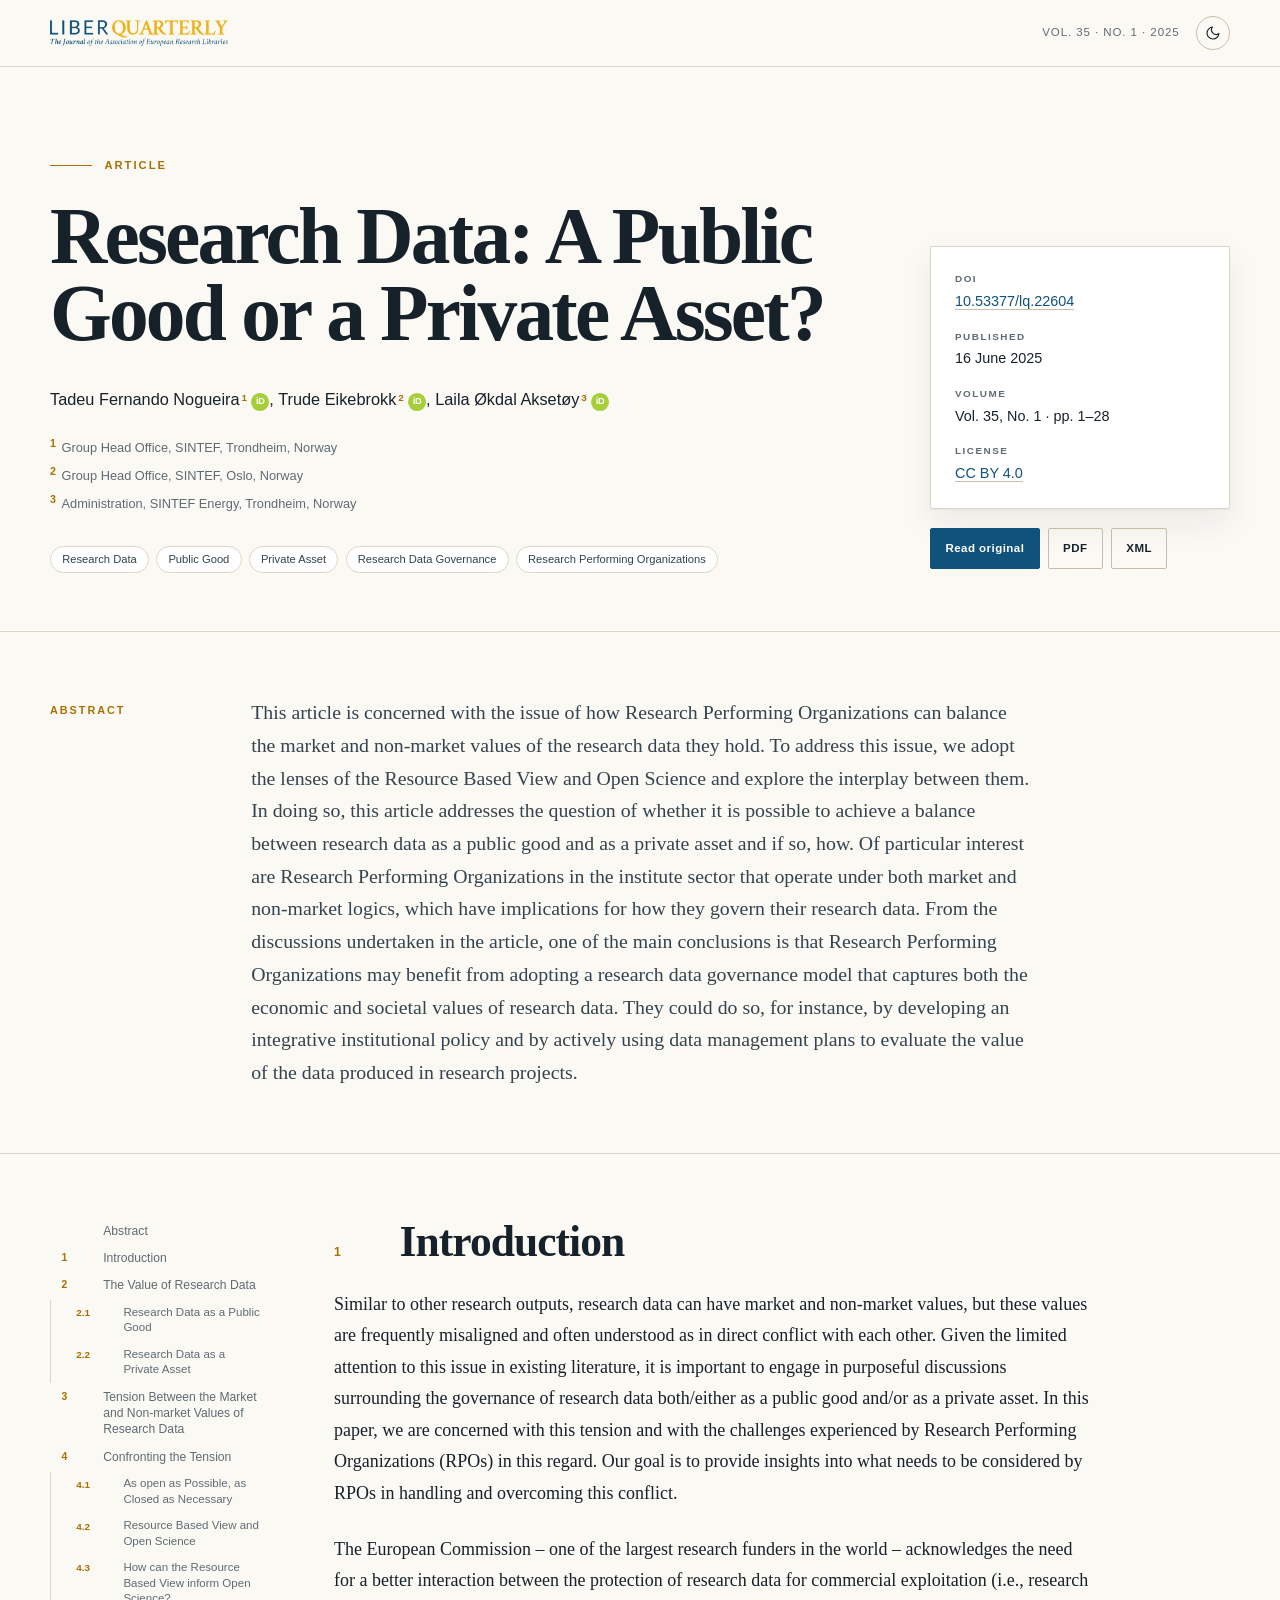
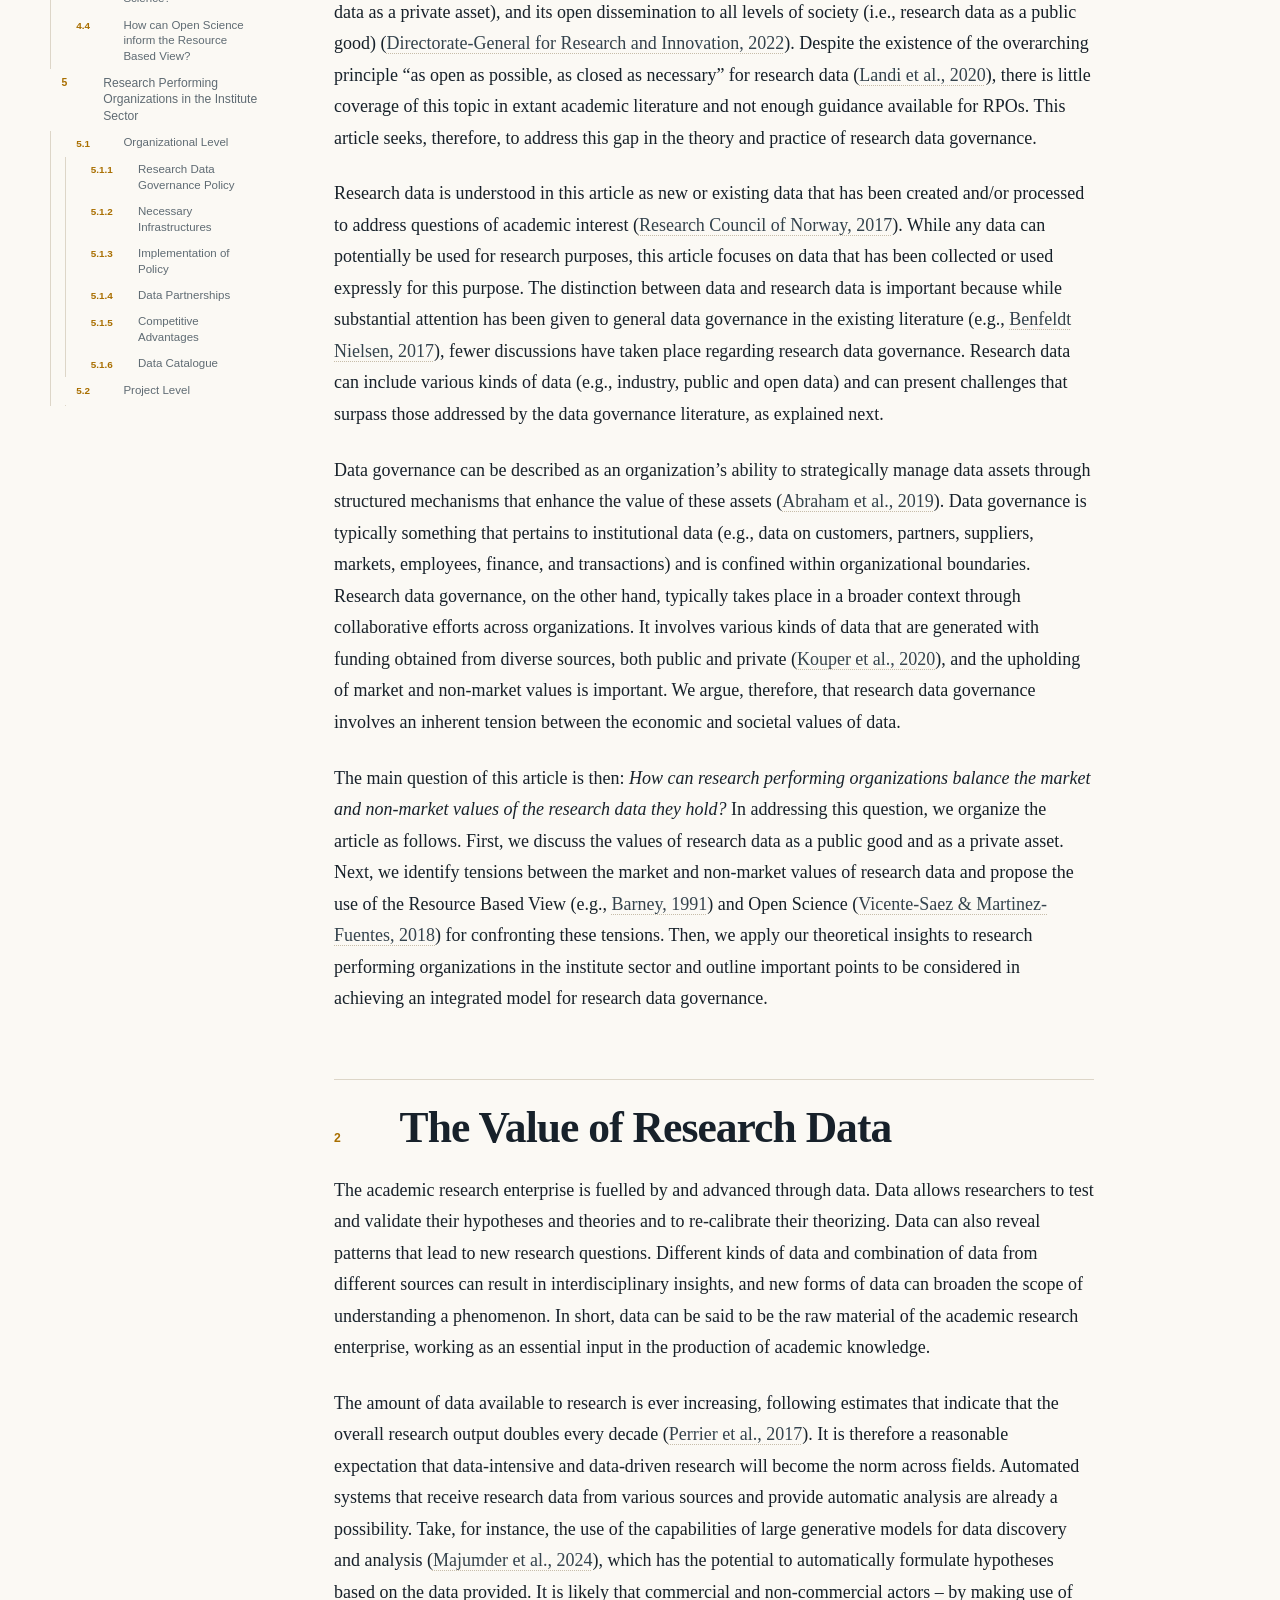
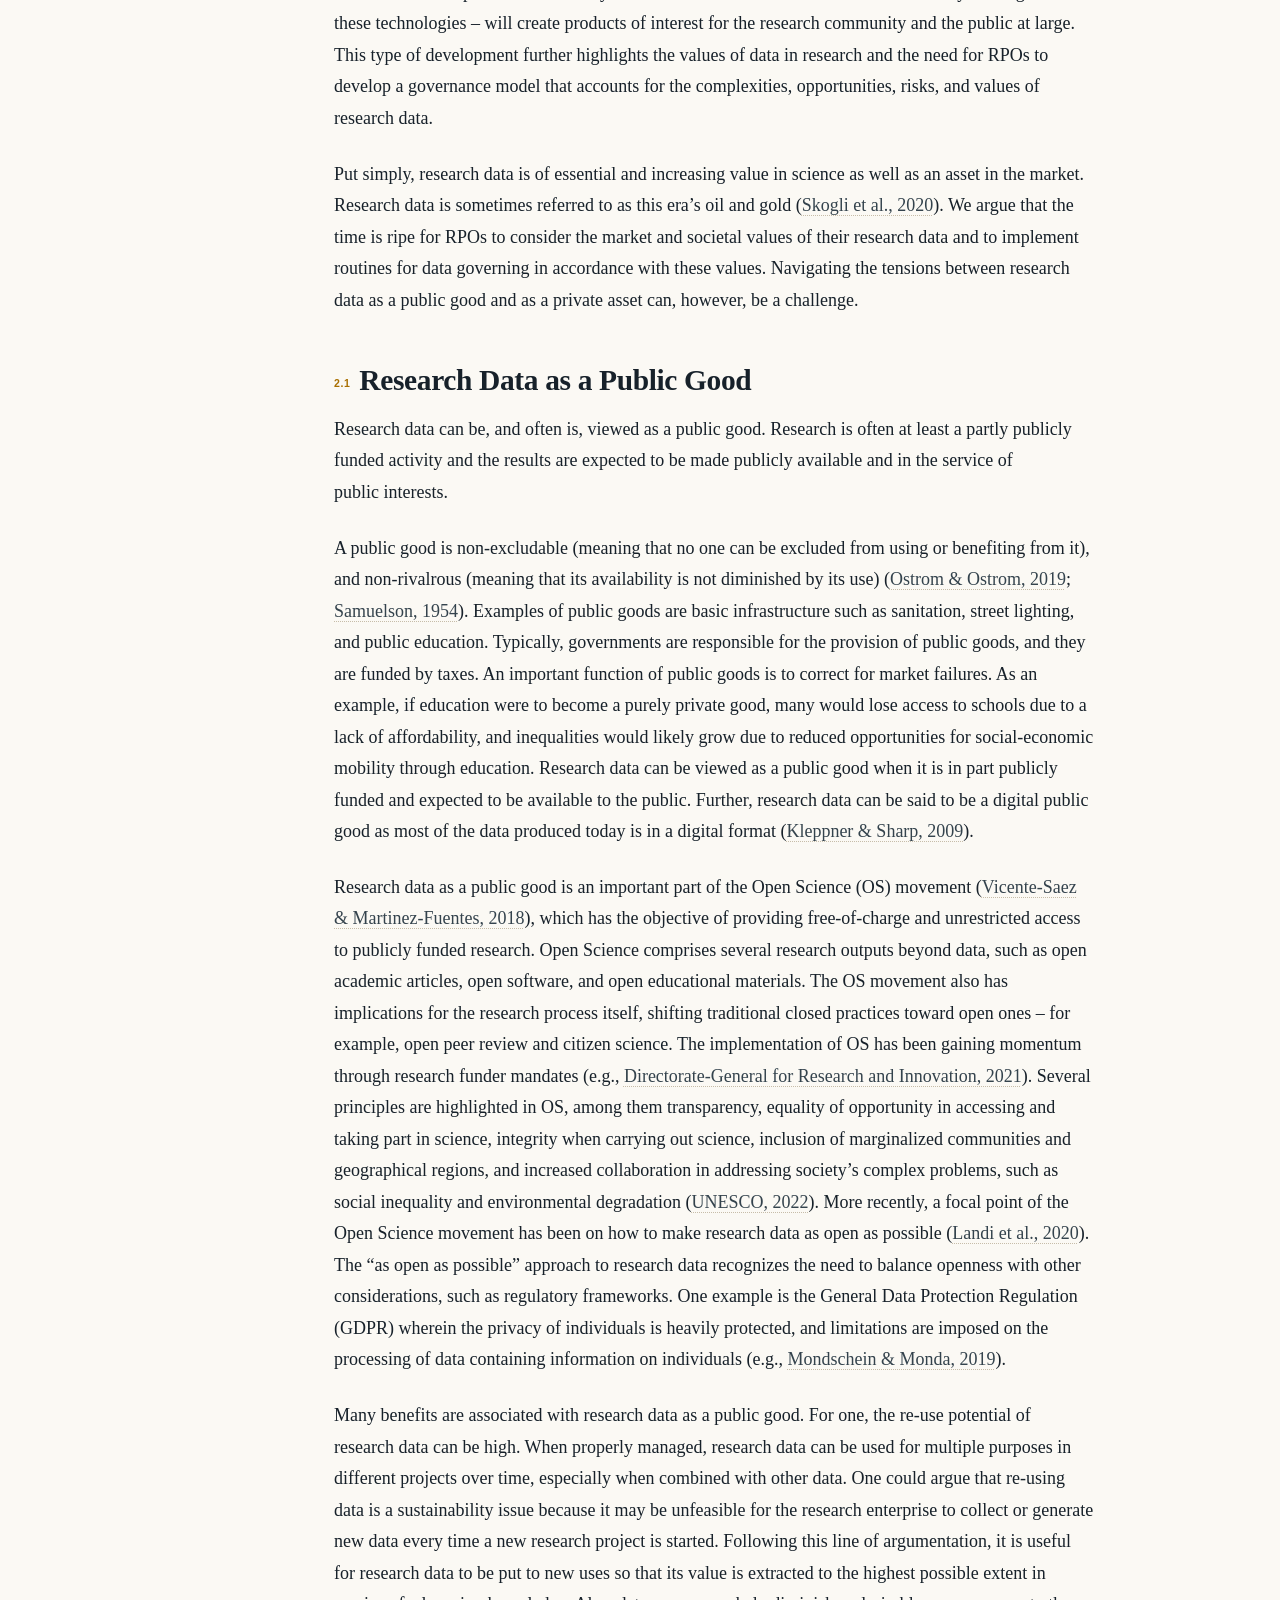
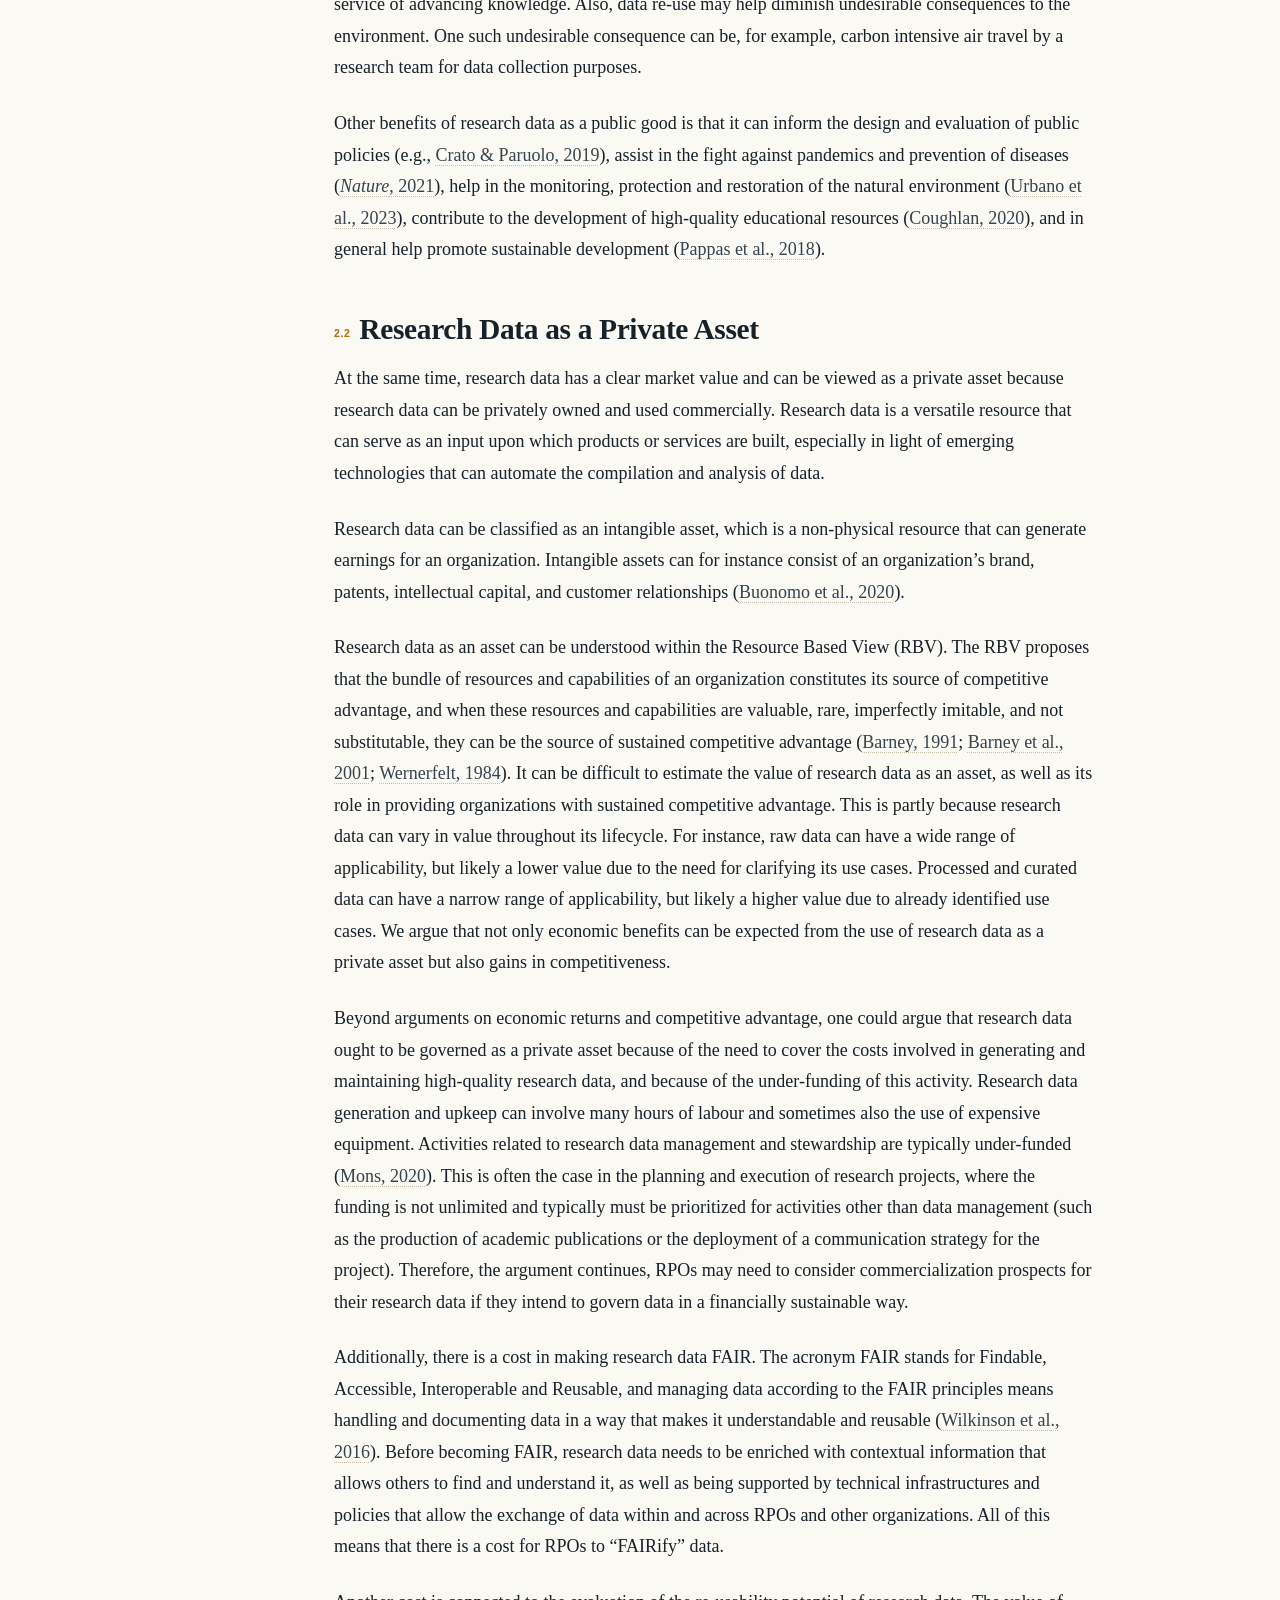
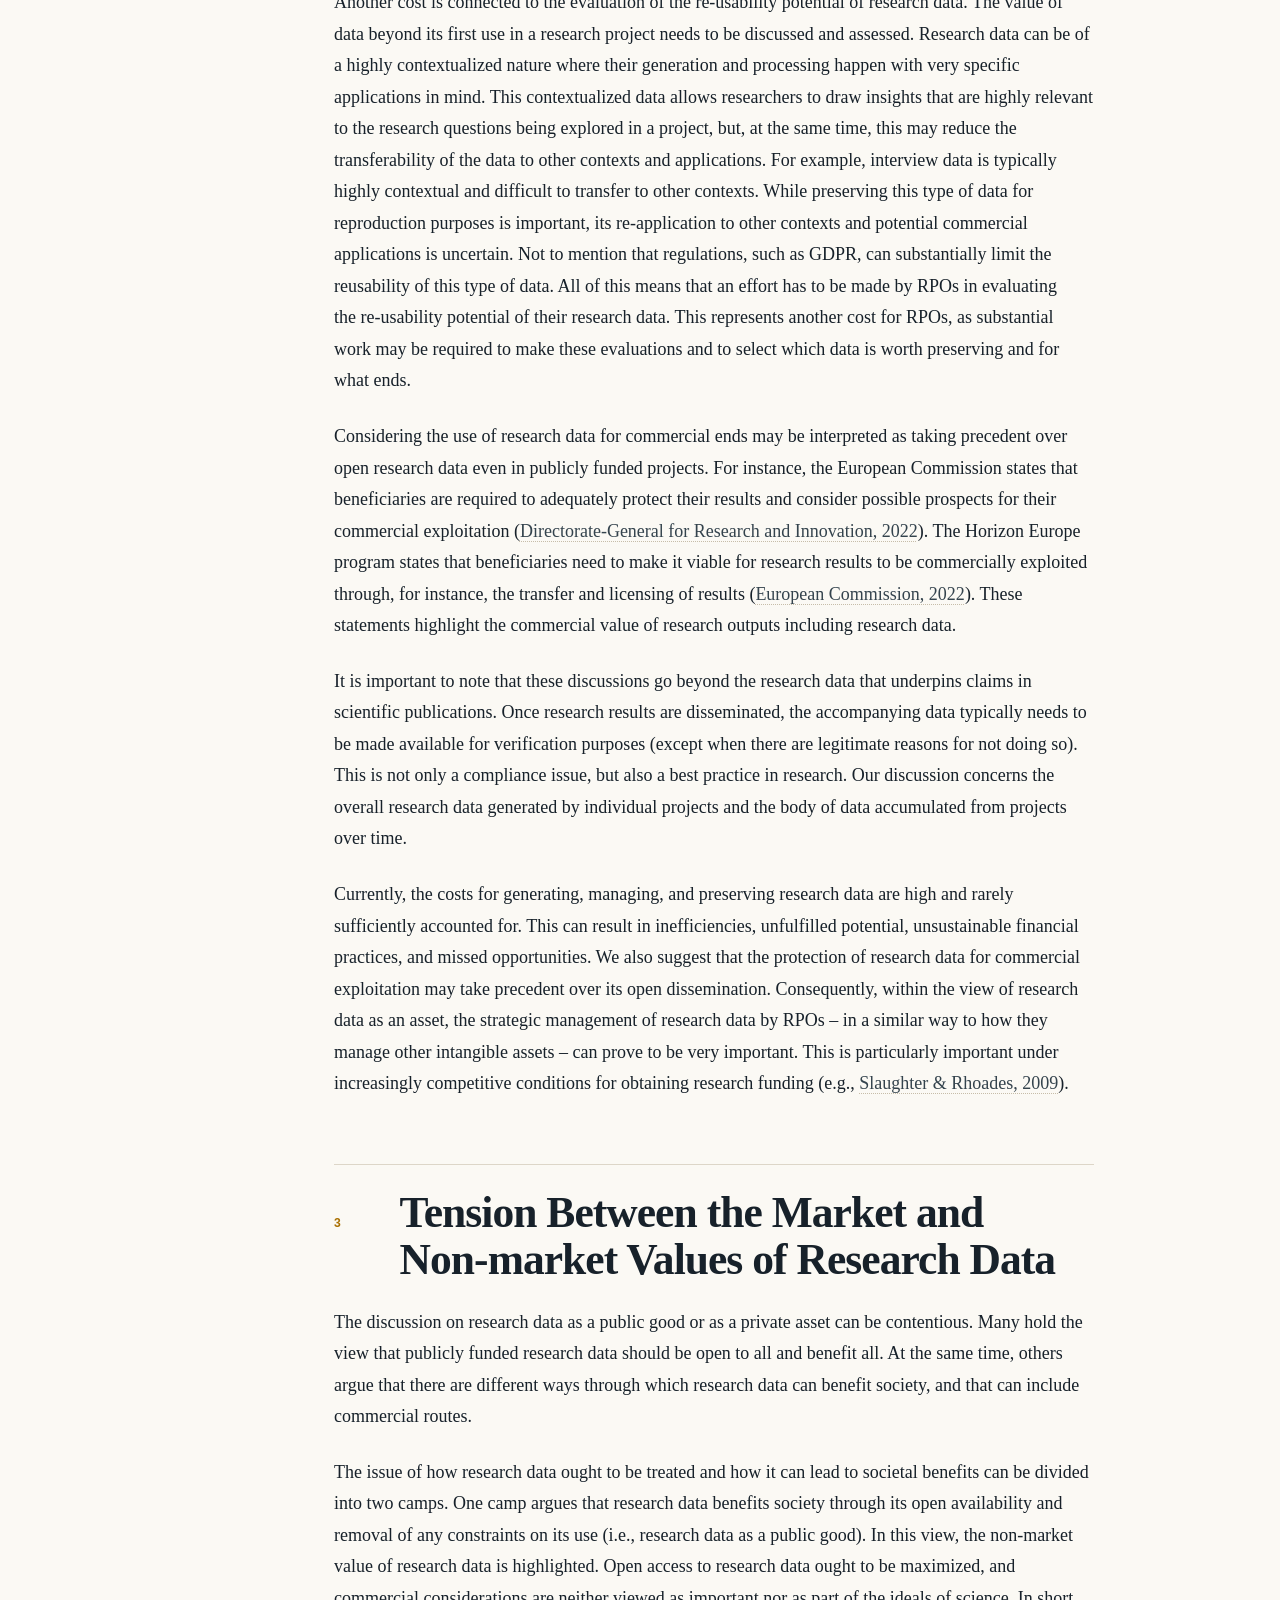
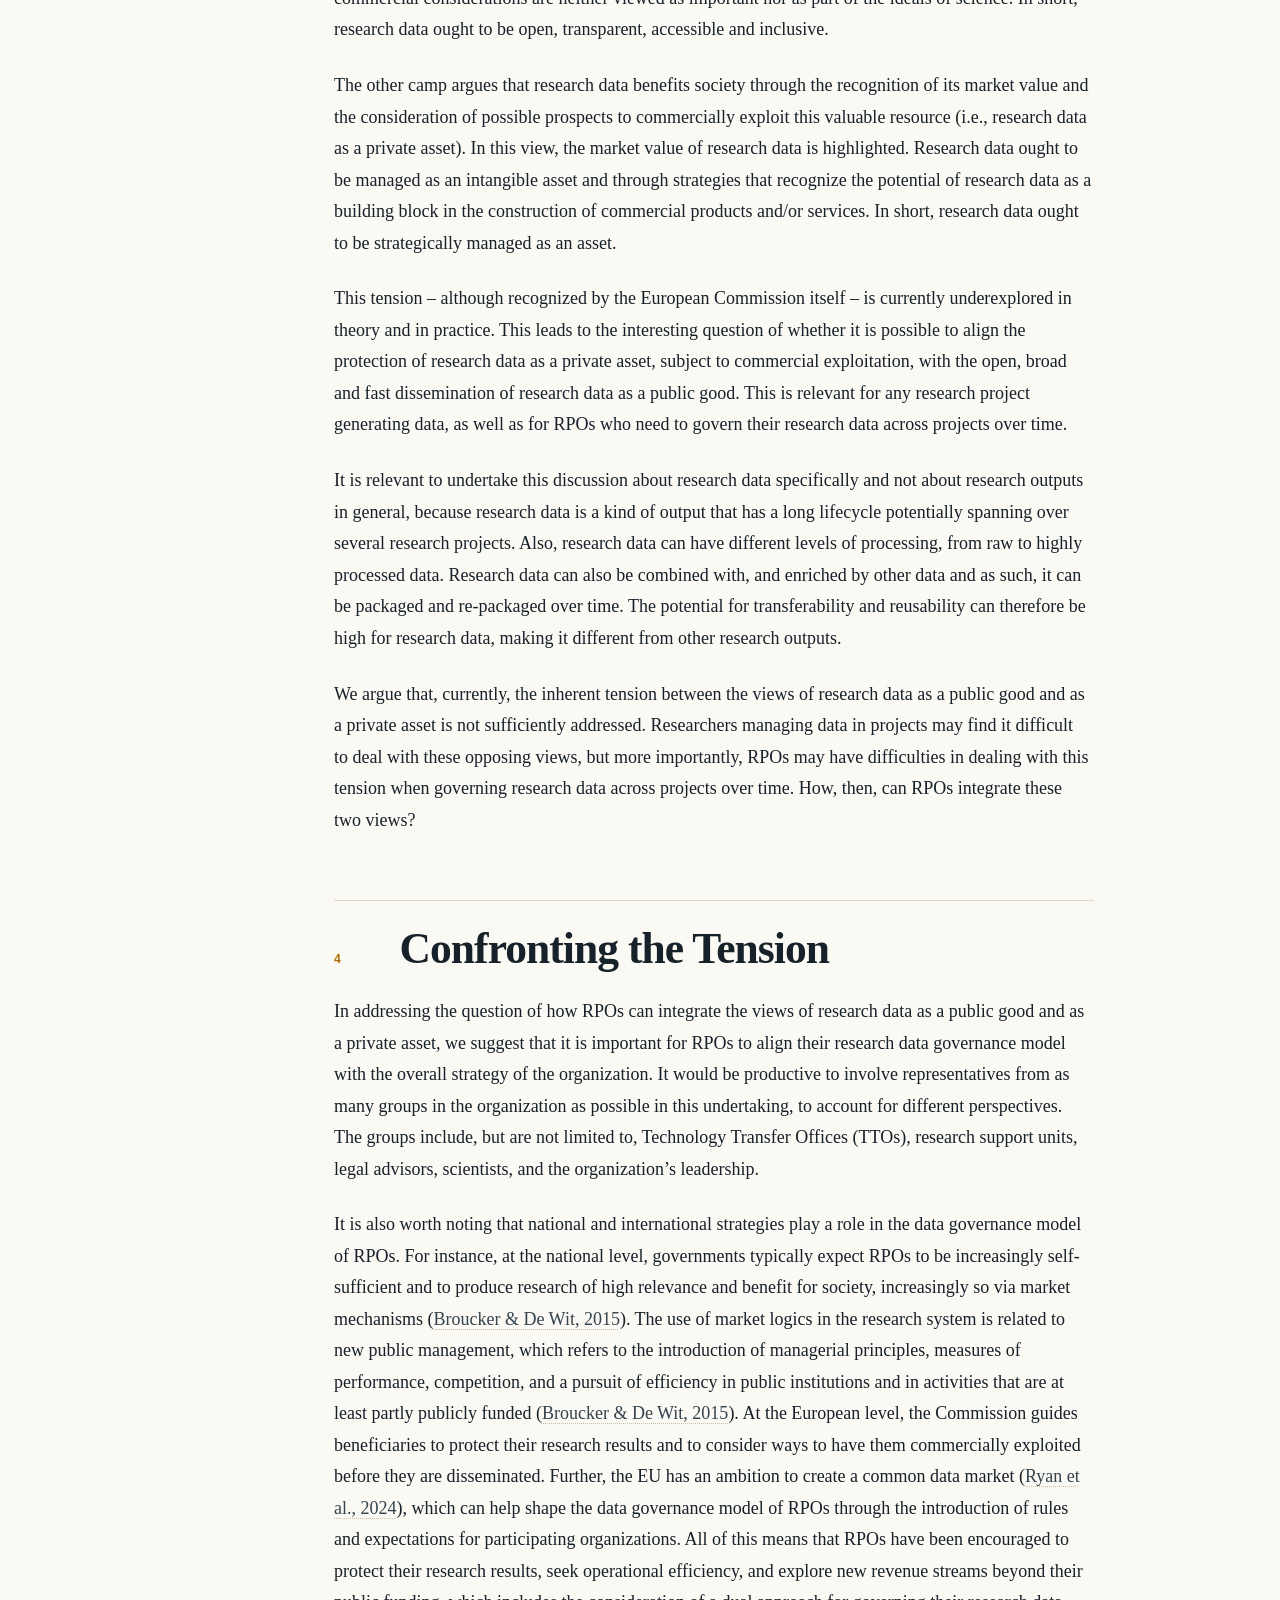
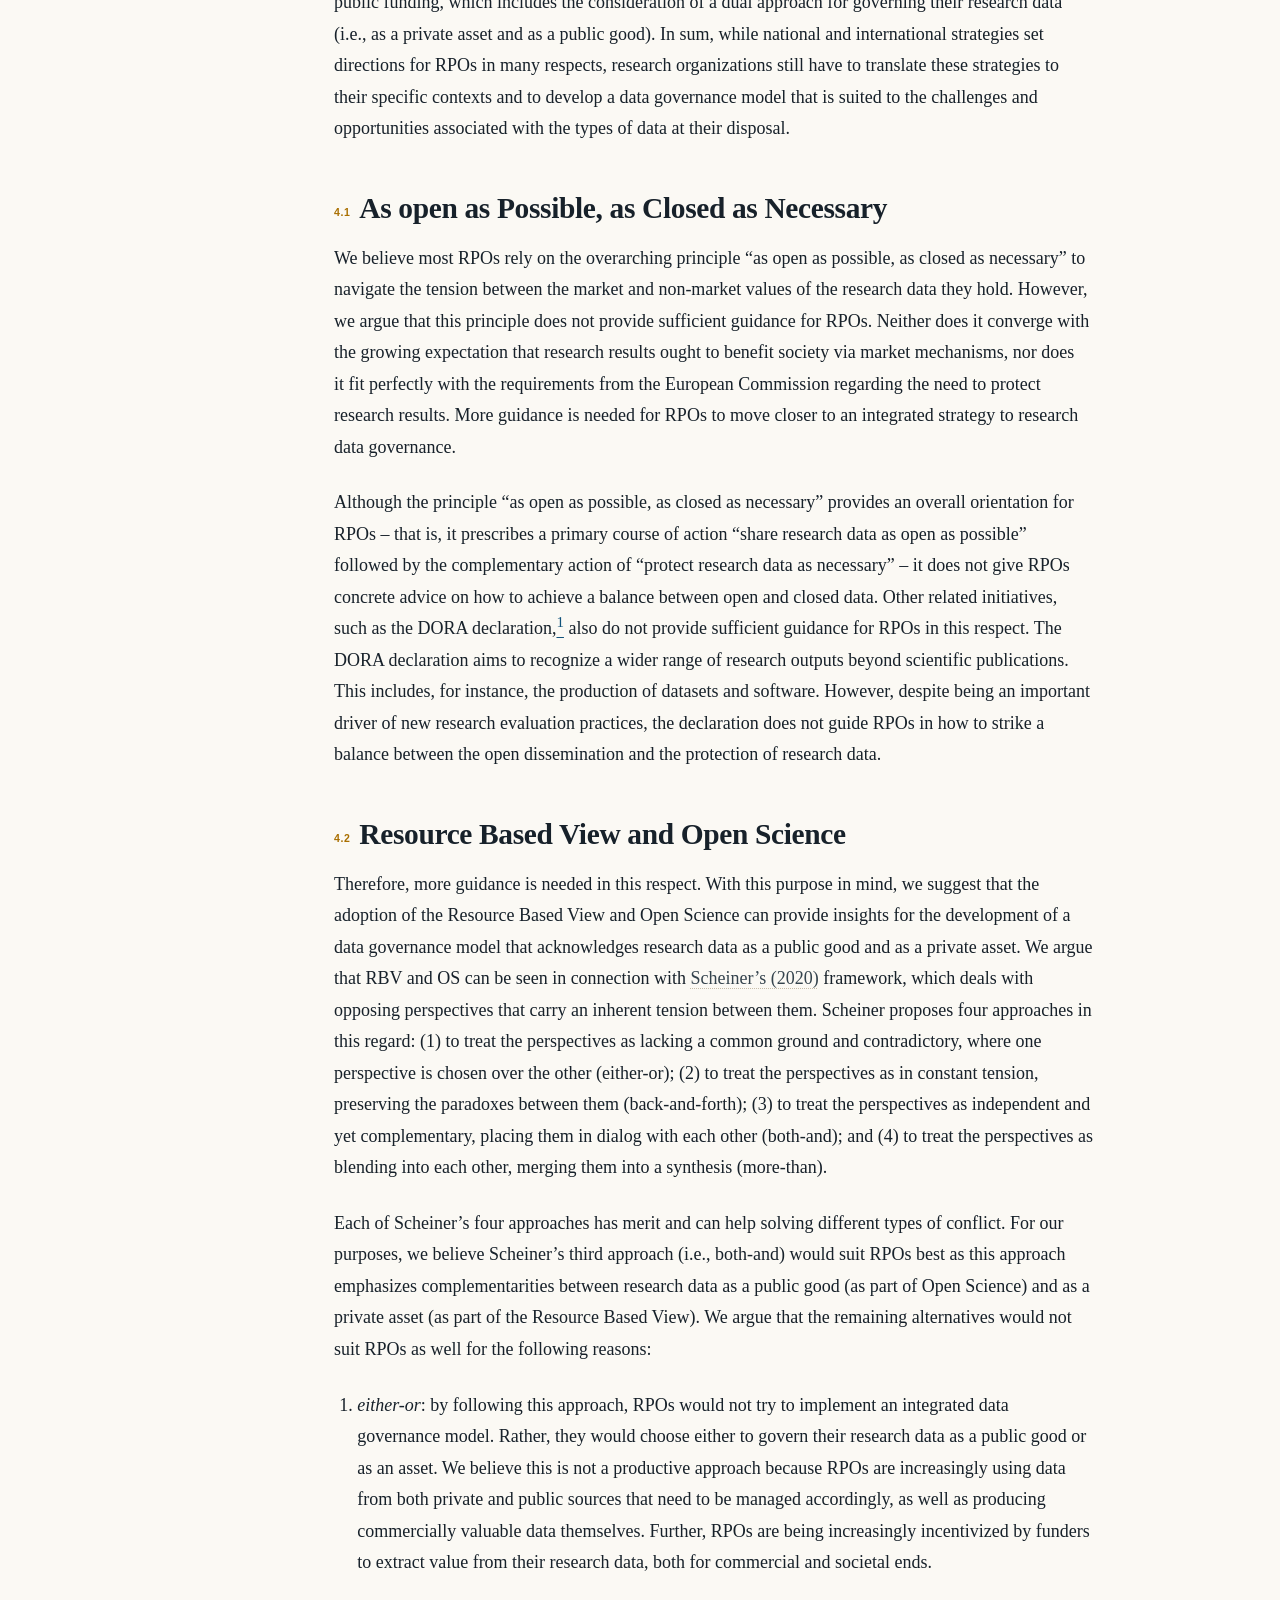
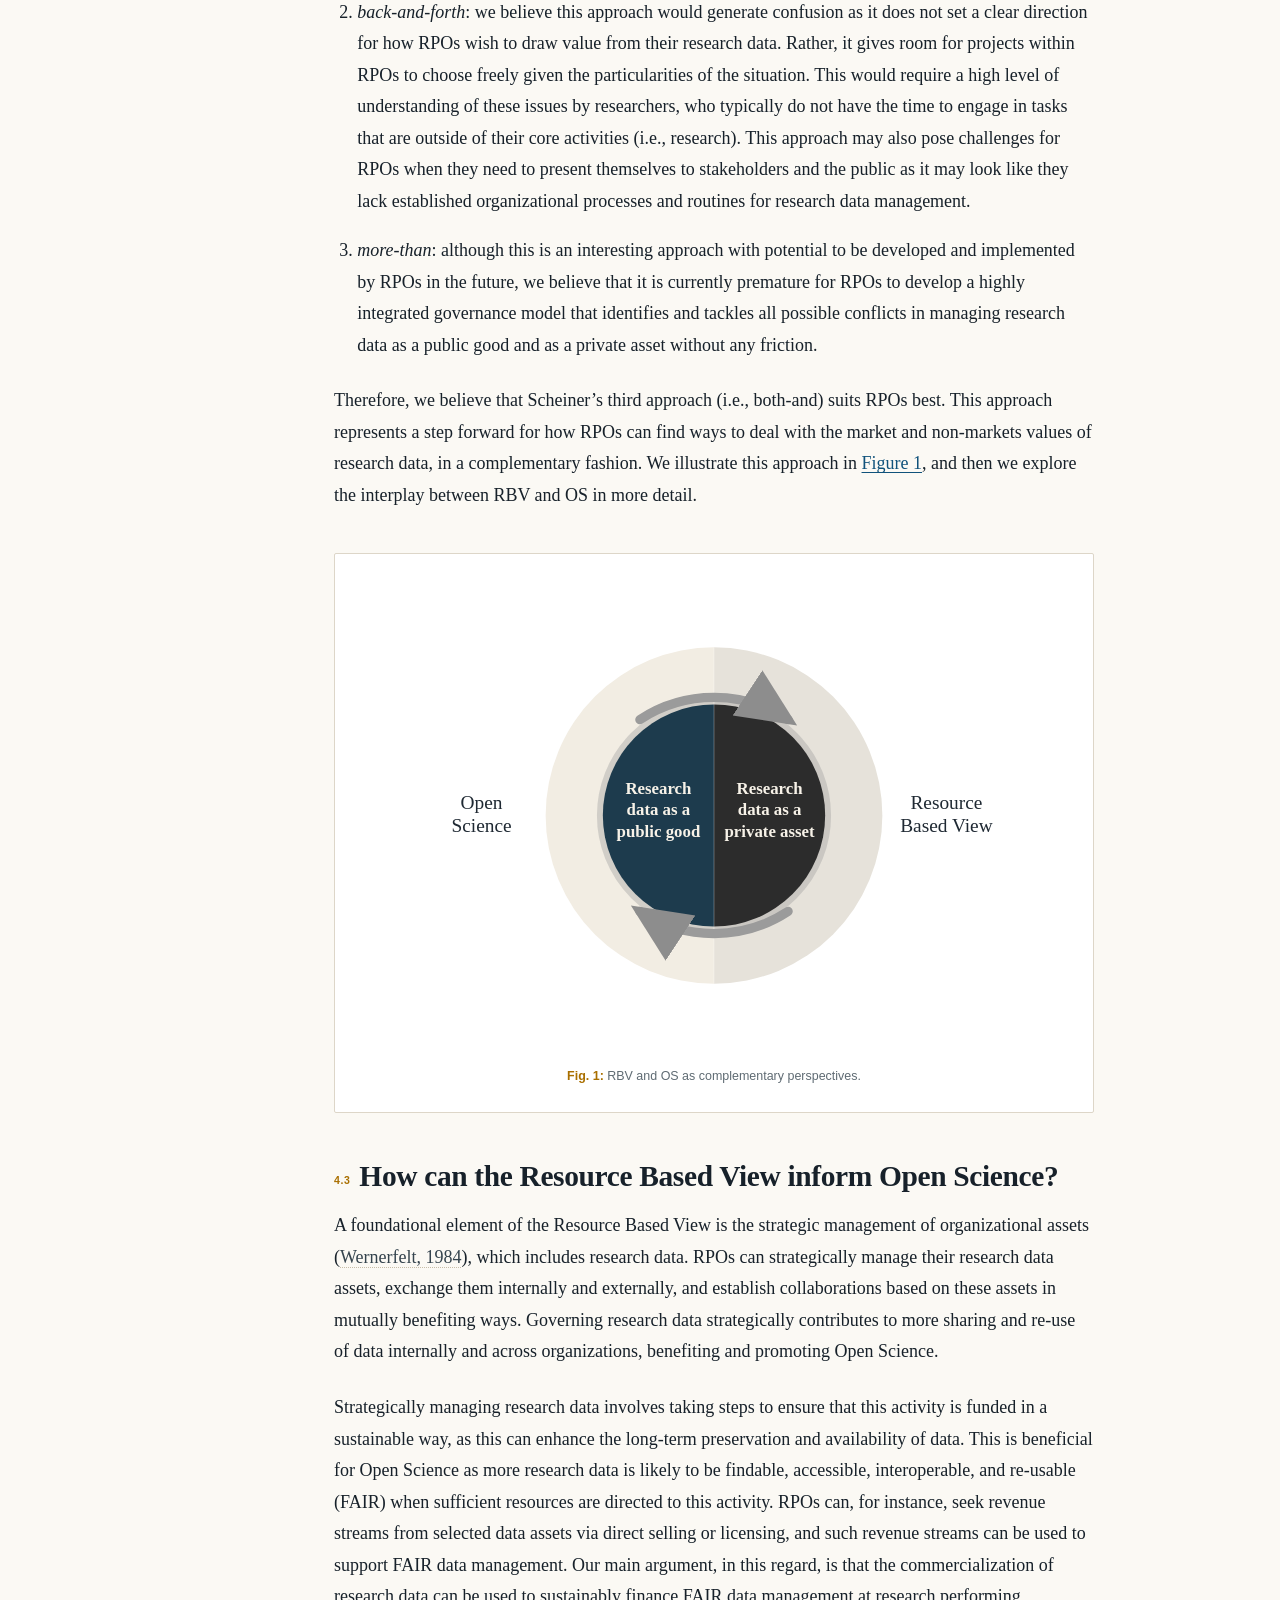
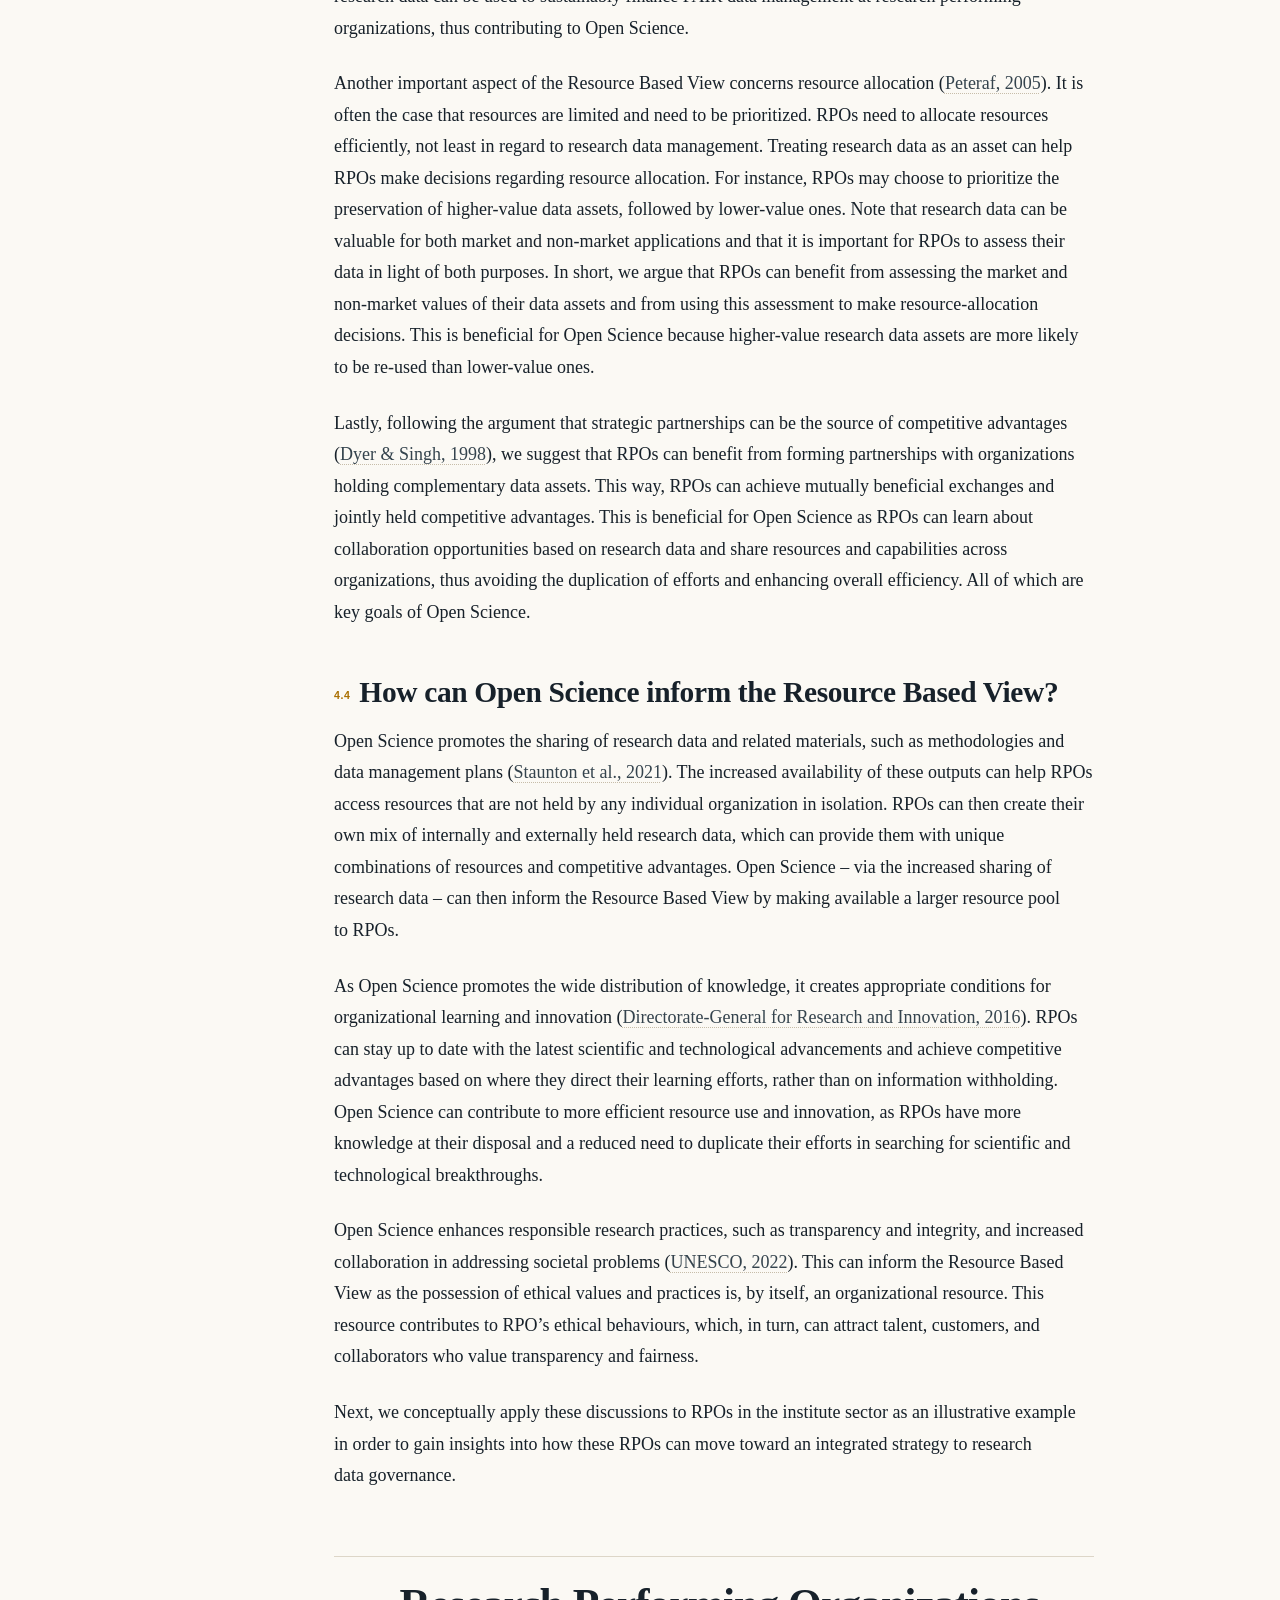
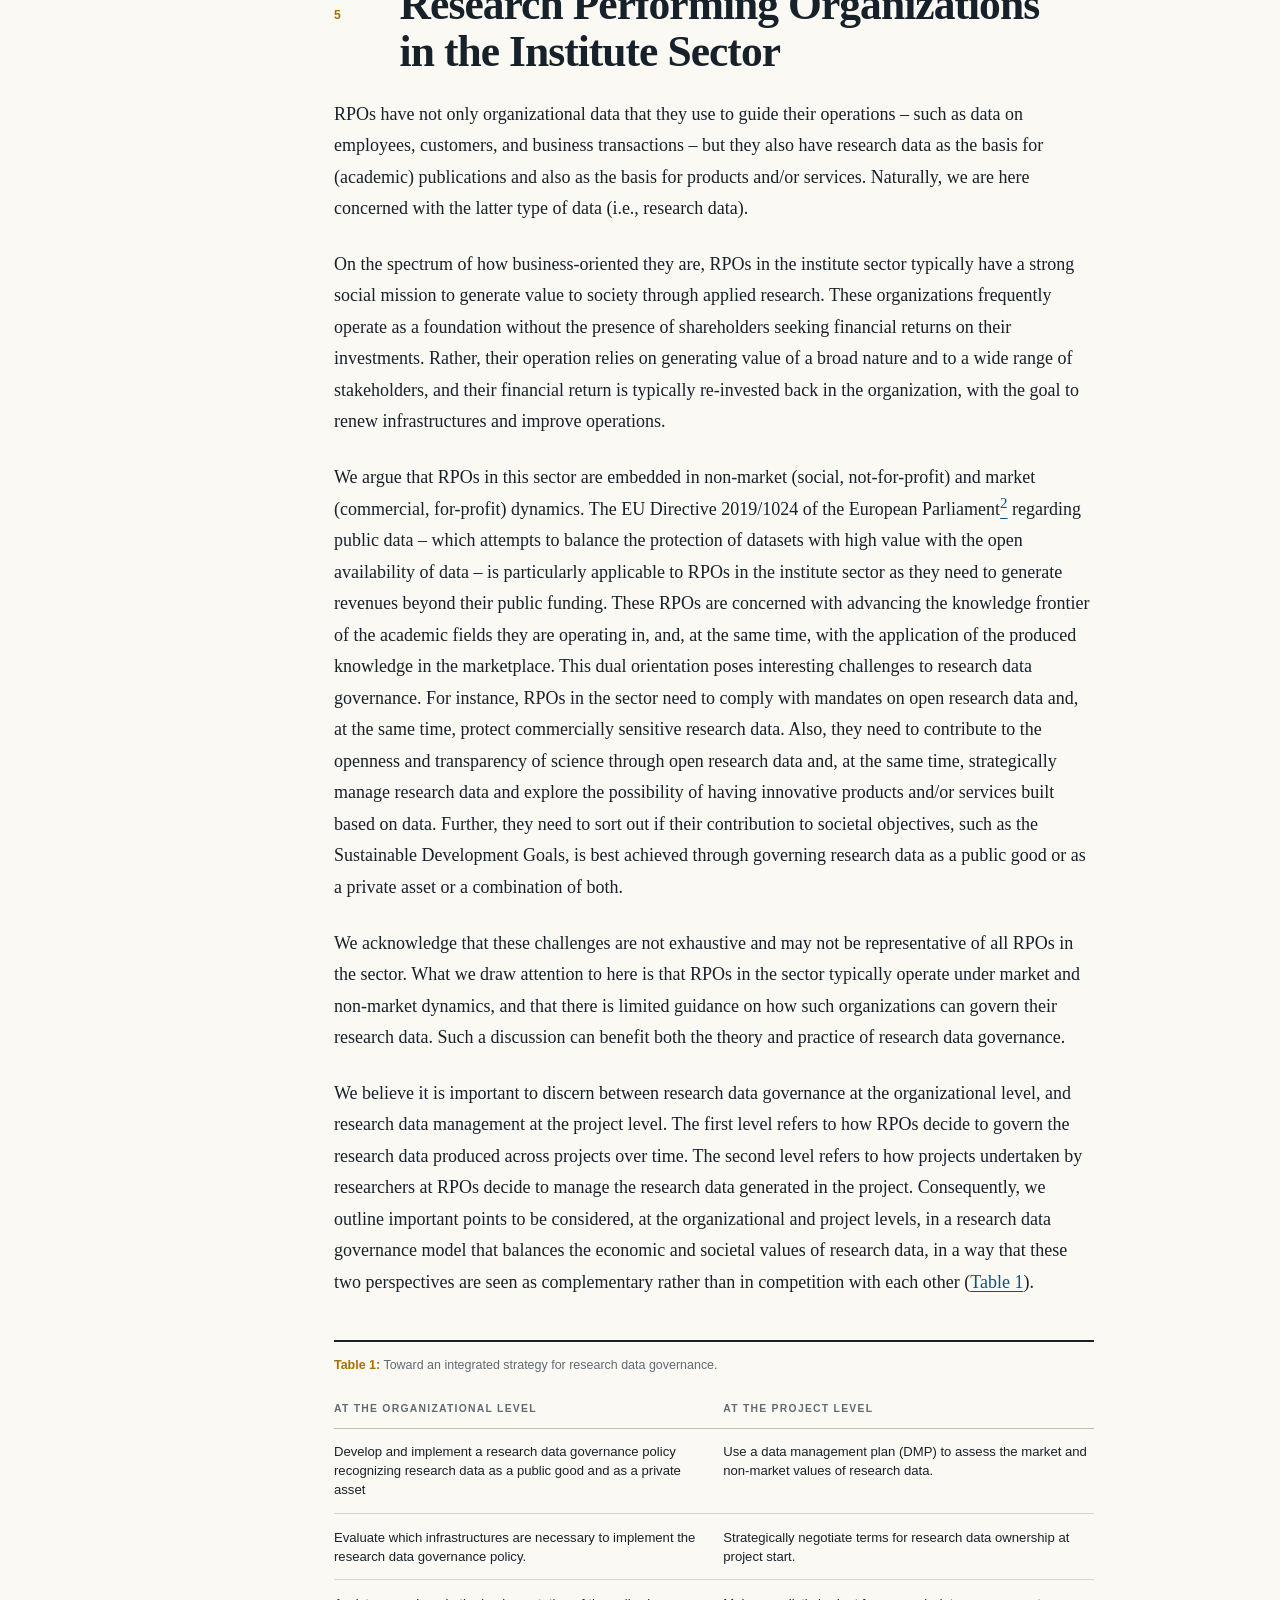
<file: index.html>
<!DOCTYPE html>
<html lang="en">
<head>
  <meta charset="utf-8">
  <meta name="viewport" content="width=device-width, initial-scale=1">
  <title>Research Data: A Public Good or a Private Asset? — LIBER Quarterly</title>
  <meta name="description" content="This article examines how Research Performing Organizations can balance the market and non-market values of the research data they hold.">
  <meta name="author" content="Tadeu Fernando Nogueira, Trude Eikebrokk, Laila Økdal Aksetøy">
  <link rel="canonical" href="https://nsunami.github.io/nogueira-et-al-2025/">
  <link rel="icon" href="assets/favicon.svg" type="image/svg+xml">
  <link rel="stylesheet" href="assets/styles.css">

  <meta property="og:type" content="article">
  <meta property="og:title" content="Research Data: A Public Good or a Private Asset?">
  <meta property="og:description" content="This article examines how Research Performing Organizations can balance the market and non-market values of the research data they hold.">
  <meta property="og:url" content="https://nsunami.github.io/nogueira-et-al-2025/">
  <meta property="og:site_name" content="LIBER Quarterly">
  <meta property="og:image" content="https://nsunami.github.io/nogueira-et-al-2025/assets/og-image.png">
  <meta property="og:image:alt" content="Research Data: A Public Good or a Private Asset? — LIBER Quarterly">
  <meta property="article:published_time" content="2025-06-16">
  <meta property="article:author" content="Tadeu Fernando Nogueira">
  <meta property="article:author" content="Trude Eikebrokk">
  <meta property="article:author" content="Laila Økdal Aksetøy">
  <meta name="twitter:card" content="summary_large_image">
  <meta name="twitter:title" content="Research Data: A Public Good or a Private Asset?">
  <meta name="twitter:description" content="This article examines how Research Performing Organizations can balance the market and non-market values of the research data they hold.">
  <meta name="twitter:image" content="https://nsunami.github.io/nogueira-et-al-2025/assets/og-image.png">

  <meta name="citation_title" content="Research Data: A Public Good or a Private Asset?">
  <meta name="citation_author" content="Nogueira, Tadeu Fernando">
  <meta name="citation_author" content="Eikebrokk, Trude">
  <meta name="citation_author" content="Aksetøy, Laila Økdal">
  <meta name="citation_publication_date" content="2025/06/16">
  <meta name="citation_journal_title" content="LIBER Quarterly: The Journal of the Association of European Research Libraries">
  <meta name="citation_volume" content="35">
  <meta name="citation_issue" content="1">
  <meta name="citation_firstpage" content="1">
  <meta name="citation_lastpage" content="28">
  <meta name="citation_doi" content="10.53377/lq.22604">
  <meta name="citation_pdf_url" content="https://liberquarterly.eu/article/view/22604/25770">
  <meta name="citation_issn" content="2213-056X">
  <meta name="citation_language" content="en">
  <meta name="citation_abstract" content="This article is concerned with the issue of how Research Performing Organizations can balance the market and non-market values of the research data they hold. To address this issue, we adopt the lenses of the Resource Based View and Open Science and explore the interplay between them. In doing so, this article addresses the question of whether it is possible to achieve a balance between research data as a public good and as a private asset and if so, how. Of particular interest are Research Performing Organizations in the institute sector that operate under both market and non-market logics, which have implications for how they govern their research data. From the discussions undertaken in the article, one of the main conclusions is that Research Performing Organizations may benefit from adopting a research data governance model that captures both the economic and societal values of research data. They could do so, for instance, by developing an integrative institutional policy and by actively using data management plans to evaluate the value of the data produced in research projects.">
  <meta name="citation_keywords" content="Research Data; Public Good; Private Asset; Research Data Governance; Research Performing Organizations">
  <script type="application/ld+json">
{
  "@context": "https://schema.org",
  "@type": "ScholarlyArticle",
  "headline": "Research Data: A Public Good or a Private Asset?",
  "name": "Research Data: A Public Good or a Private Asset?",
  "author": [
    {
      "@type": "Person",
      "name": "Tadeu Fernando Nogueira",
      "identifier": "https://orcid.org/0000-0002-0182-6141",
      "sameAs": "https://orcid.org/0000-0002-0182-6141",
      "affiliation": [
        {
          "@type": "Organization",
          "name": "Group Head Office, SINTEF, Trondheim, Norway"
        }
      ]
    },
    {
      "@type": "Person",
      "name": "Trude Eikebrokk",
      "identifier": "https://orcid.org/0000-0002-2343-0658",
      "sameAs": "https://orcid.org/0000-0002-2343-0658",
      "affiliation": [
        {
          "@type": "Organization",
          "name": "Group Head Office, SINTEF, Oslo, Norway"
        }
      ]
    },
    {
      "@type": "Person",
      "name": "Laila Økdal Aksetøy",
      "identifier": "https://orcid.org/0000-0003-0578-6033",
      "sameAs": "https://orcid.org/0000-0003-0578-6033",
      "affiliation": [
        {
          "@type": "Organization",
          "name": "Administration, SINTEF Energy, Trondheim, Norway"
        }
      ]
    }
  ],
  "datePublished": "2025-06-16",
  "abstract": "This article is concerned with the issue of how Research Performing Organizations can balance the market and non-market values of the research data they hold. To address this issue, we adopt the lenses of the Resource Based View and Open Science and explore the interplay between them. In doing so, this article addresses the question of whether it is possible to achieve a balance between research data as a public good and as a private asset and if so, how. Of particular interest are Research Performing Organizations in the institute sector that operate under both market and non-market logics, which have implications for how they govern their research data. From the discussions undertaken in the article, one of the main conclusions is that Research Performing Organizations may benefit from adopting a research data governance model that captures both the economic and societal values of research data. They could do so, for instance, by developing an integrative institutional policy and by actively using data management plans to evaluate the value of the data produced in research projects.",
  "keywords": [
    "Research Data",
    "Public Good",
    "Private Asset",
    "Research Data Governance",
    "Research Performing Organizations"
  ],
  "inLanguage": "en",
  "license": "https://creativecommons.org/licenses/by/4.0/",
  "url": "https://doi.org/10.53377/lq.22604",
  "sameAs": [
    "https://doi.org/10.53377/lq.22604",
    "https://liberquarterly.eu/article/view/22604"
  ],
  "isBasedOn": "https://liberquarterly.eu/article/view/22604",
  "mainEntityOfPage": "https://nsunami.github.io/nogueira-et-al-2025/",
  "image": "https://nsunami.github.io/nogueira-et-al-2025/assets/og-image.png",
  "identifier": "https://doi.org/10.53377/lq.22604",
  "pageStart": "1",
  "pageEnd": "28",
  "volumeNumber": "35",
  "issueNumber": "1",
  "isPartOf": {
    "@type": "Periodical",
    "name": "LIBER Quarterly: The Journal of the Association of European Research Libraries",
    "issn": "2213-056X",
    "publisher": {
      "@type": "Organization",
      "name": "LIBER, the Association of European Research Libraries"
    }
  },
  "publisher": {
    "@type": "Organization",
    "name": "LIBER, the Association of European Research Libraries"
  },
  "copyrightHolder": [
    {
      "@type": "Person",
      "name": "Tadeu Fernando Nogueira"
    },
    {
      "@type": "Person",
      "name": "Trude Eikebrokk"
    },
    {
      "@type": "Person",
      "name": "Laila Økdal Aksetøy"
    }
  ],
  "copyrightYear": 2025
}
</script>

  <script>
    (function () {
      try {
        var stored = localStorage.getItem('theme');
        var dark = stored ? stored === 'dark' : window.matchMedia('(prefers-color-scheme: dark)').matches;
        if (dark) document.documentElement.dataset.theme = 'dark';
      } catch (e) {}
    })();
  </script>
</head>
<body>
  <a class="skip-link" href="#article-body">Skip to article</a>
  <div class="progress" aria-hidden="true"><div class="progress__bar" id="progress-bar"></div></div>

  <header class="site-header">
    <div class="shell site-header__inner">
      <a class="brand" href="https://liberquarterly.eu/" aria-label="LIBER Quarterly — The Journal of the Association of European Research Libraries">
        <img class="logo-dark" src="assets/liber-quarterly-logo.png" alt="LIBER Quarterly">
        <img class="logo-light" src="assets/liber-quarterly-logo-light.png" alt="LIBER Quarterly">
      </a>
      <div class="site-header__meta">
        <span>Vol. 35 · No. 1 · 2025</span>
        <button class="theme-toggle" type="button" id="theme-toggle" aria-label="Switch to dark theme" aria-pressed="false">
          <svg class="icon-moon" viewBox="0 0 24 24" aria-hidden="true"><path d="M21 12.8A9 9 0 1 1 11.2 3 7 7 0 0 0 21 12.8Z" fill="none" stroke="currentColor" stroke-width="1.7" stroke-linecap="round" stroke-linejoin="round"/></svg>
          <svg class="icon-sun" viewBox="0 0 24 24" aria-hidden="true"><circle cx="12" cy="12" r="4" fill="none" stroke="currentColor" stroke-width="1.7"/><path d="M12 2v2M12 20v2M4.9 4.9l1.4 1.4M17.7 17.7l1.4 1.4M2 12h2M20 12h2M4.9 19.1l1.4-1.4M17.7 6.3l1.4-1.4" fill="none" stroke="currentColor" stroke-width="1.7" stroke-linecap="round"/></svg>
        </button>
      </div>
    </div>
  </header>

  <main>
    <article>
      <header class="hero">
        <div class="shell hero__grid">
          <div class="hero__main">
            <p class="eyebrow">Article</p>
            <h1 class="hero__title">Research Data: A Public Good or a Private Asset?</h1>
            <p class="hero__authors"><span class="author">Tadeu Fernando Nogueira<sup>1</sup><a class="orcid" href="https://orcid.org/0000-0002-0182-6141" aria-label="ORCID profile for Tadeu Fernando Nogueira" target="_blank" rel="noopener">iD</a></span>, <span class="author">Trude Eikebrokk<sup>2</sup><a class="orcid" href="https://orcid.org/0000-0002-2343-0658" aria-label="ORCID profile for Trude Eikebrokk" target="_blank" rel="noopener">iD</a></span>, <span class="author">Laila Økdal Aksetøy<sup>3</sup><a class="orcid" href="https://orcid.org/0000-0003-0578-6033" aria-label="ORCID profile for Laila Økdal Aksetøy" target="_blank" rel="noopener">iD</a></span></p>
            <ol class="affiliations"><li id="aff1"><sup>1</sup>Group Head Office, SINTEF, Trondheim, Norway</li><li id="aff2"><sup>2</sup>Group Head Office, SINTEF, Oslo, Norway</li><li id="aff3"><sup>3</sup>Administration, SINTEF Energy, Trondheim, Norway</li></ol>
            <ul class="keywords"><li>Research Data</li><li>Public Good</li><li>Private Asset</li><li>Research Data Governance</li><li>Research Performing Organizations</li></ul>
          </div>
          <aside class="hero__aside" aria-label="Article details">
            <div class="meta-card"><dl>
  <div><dt>DOI</dt><dd><a href="https://doi.org/10.53377/lq.22604" target="_blank" rel="noopener">10.53377/lq.22604</a></dd></div>
  <div><dt>Published</dt><dd><time datetime="2025-06-16">16 June 2025</time></dd></div>
  <div><dt>Volume</dt><dd>Vol. 35, No. 1 · pp. 1–28</dd></div>
  <div><dt>License</dt><dd><a href="https://creativecommons.org/licenses/by/4.0/" target="_blank" rel="noopener">CC BY 4.0</a></dd></div>
</dl></div>
            <div class="hero__actions">
              <a class="button button--primary" href="https://doi.org/10.53377/lq.22604">Read original</a>
              <a class="button" href="https://liberquarterly.eu/article/view/22604/25770">PDF</a>
              <a class="button" href="https://liberquarterly.eu/article/view/22604/25771">XML</a>
            </div>
          </aside>
        </div>
      </header>

      <section class="abstract" id="abstract" aria-labelledby="abstract-heading">
        <div class="shell abstract__inner">
          <h2 class="abstract__label" id="abstract-heading">Abstract</h2>
          <div class="abstract__text"><p>This article is concerned with the issue of how Research Performing Organizations can balance the market and non-market values of the research data they hold. To address this issue, we adopt the lenses of the Resource Based View and Open Science and explore the interplay between them. In doing so, this article addresses the question of whether it is possible to achieve a balance between research data as a public good and as a private asset and if so, how. Of particular interest are Research Performing Organizations in the institute sector that operate under both market and non-market logics, which have implications for how they govern their research data. From the discussions undertaken in the article, one of the main conclusions is that Research Performing Organizations may benefit from adopting a research data governance model that captures both the economic and societal values of research data. They could do so, for instance, by developing an integrative institutional policy and by actively using data management plans to evaluate the value of the data produced in research projects.</p></div>
        </div>
      </section>

      <div class="shell article-grid">
        <aside class="toc" aria-label="Table of contents">
          <details class="toc__details">
            <summary class="toc__summary">Contents</summary>
            <nav class="toc__nav" aria-label="Article sections">
              <ul class="toc__list"><li><a class="toc__link" href="#abstract"><span class="toc__num">&nbsp;</span><span class="toc__title">Abstract</span></a></li><li><a class="toc__link" href="#s1"><span class="toc__num">1</span><span class="toc__title">Introduction</span></a></li><li><a class="toc__link" href="#s2"><span class="toc__num">2</span><span class="toc__title">The Value of Research Data</span></a><ul class="toc__list toc__list--nested"><li><a class="toc__link" href="#s2a"><span class="toc__num">2.1</span><span class="toc__title">Research Data as a Public Good</span></a></li><li><a class="toc__link" href="#s2b"><span class="toc__num">2.2</span><span class="toc__title">Research Data as a Private Asset</span></a></li></ul></li><li><a class="toc__link" href="#s3"><span class="toc__num">3</span><span class="toc__title">Tension Between the Market and Non-market Values of Research Data</span></a></li><li><a class="toc__link" href="#s4"><span class="toc__num">4</span><span class="toc__title">Confronting the Tension</span></a><ul class="toc__list toc__list--nested"><li><a class="toc__link" href="#s4a"><span class="toc__num">4.1</span><span class="toc__title">As open as Possible, as Closed as Necessary</span></a></li><li><a class="toc__link" href="#s4b"><span class="toc__num">4.2</span><span class="toc__title">Resource Based View and Open Science</span></a></li><li><a class="toc__link" href="#s4c"><span class="toc__num">4.3</span><span class="toc__title">How can the Resource Based View inform Open Science?</span></a></li><li><a class="toc__link" href="#s4d"><span class="toc__num">4.4</span><span class="toc__title">How can Open Science inform the Resource Based View?</span></a></li></ul></li><li><a class="toc__link" href="#s5"><span class="toc__num">5</span><span class="toc__title">Research Performing Organizations in the Institute Sector</span></a><ul class="toc__list toc__list--nested"><li><a class="toc__link" href="#s5a"><span class="toc__num">5.1</span><span class="toc__title">Organizational Level</span></a><ul class="toc__list toc__list--nested"><li><a class="toc__link" href="#s5a1"><span class="toc__num">5.1.1</span><span class="toc__title">Research Data Governance Policy</span></a></li><li><a class="toc__link" href="#s5a2"><span class="toc__num">5.1.2</span><span class="toc__title">Necessary Infrastructures</span></a></li><li><a class="toc__link" href="#s5a3"><span class="toc__num">5.1.3</span><span class="toc__title">Implementation of Policy</span></a></li><li><a class="toc__link" href="#s5a4"><span class="toc__num">5.1.4</span><span class="toc__title">Data Partnerships</span></a></li><li><a class="toc__link" href="#s5a5"><span class="toc__num">5.1.5</span><span class="toc__title">Competitive Advantages</span></a></li><li><a class="toc__link" href="#s5a6"><span class="toc__num">5.1.6</span><span class="toc__title">Data Catalogue</span></a></li></ul></li><li><a class="toc__link" href="#s5b"><span class="toc__num">5.2</span><span class="toc__title">Project Level</span></a><ul class="toc__list toc__list--nested"><li><a class="toc__link" href="#s5b1"><span class="toc__num">5.2.1</span><span class="toc__title">Data Management Plans</span></a></li><li><a class="toc__link" href="#s5b2"><span class="toc__num">5.2.2</span><span class="toc__title">Data Ownership</span></a></li><li><a class="toc__link" href="#s5b3"><span class="toc__num">5.2.3</span><span class="toc__title">Budget for Data Management</span></a></li><li><a class="toc__link" href="#s5b4"><span class="toc__num">5.2.4</span><span class="toc__title">Adhere to and Update Plans</span></a></li><li><a class="toc__link" href="#s5b5"><span class="toc__num">5.2.5</span><span class="toc__title">Intellectual Property</span></a></li></ul></li></ul></li><li><a class="toc__link" href="#s6"><span class="toc__num">6</span><span class="toc__title">Conclusion</span></a></li><li><a class="toc__link" href="#acknowledgments"><span class="toc__num">&nbsp;</span><span class="toc__title">Acknowledgments</span></a></li><li><a class="toc__link" href="#data-statement"><span class="toc__num">&nbsp;</span><span class="toc__title">Data Statement</span></a></li><li><a class="toc__link" href="#funding-sources"><span class="toc__num">&nbsp;</span><span class="toc__title">Funding Sources</span></a></li><li><a class="toc__link" href="#declaration-of-interest"><span class="toc__num">&nbsp;</span><span class="toc__title">Declaration of Interest</span></a></li><li><a class="toc__link" href="#use-of-ai-tools"><span class="toc__num">&nbsp;</span><span class="toc__title">Use of AI Tools</span></a></li><li><a class="toc__link" href="#notes"><span class="toc__num">&nbsp;</span><span class="toc__title">Notes</span></a></li><li><a class="toc__link" href="#references"><span class="toc__num">&nbsp;</span><span class="toc__title">References</span></a></li></ul>
            </nav>
          </details>
        </aside>

        <div class="article-body" id="article-body">
          <h2 id="s1"><span class="secnum">1</span><span class="sectitle">Introduction</span></h2>
<p>Similar to other research outputs, research data can have market and non-market values, but these values are frequently misaligned and often understood as in direct conflict with each other. Given the limited attention to this issue in existing literature, it is important to engage in purposeful discussions surrounding the governance of research data both/either as a public good and/or as a private asset. In this paper, we are concerned with this tension and with the challenges experienced by Research Performing Organizations (RPOs) in this regard. Our goal is to provide insights into what needs to be considered by RPOs in handling and overcoming this conflict.</p>
<p>The European Commission – one of the largest research funders in the world – acknowledges the need for a better interaction between the protection of research data for commercial exploitation (i.e., research data as a private asset), and its open dissemination to all levels of society (i.e., research data as a public good) (<a class="citation" href="#ref-r12">Directorate-General for Research and Innovation, 2022</a>). Despite the existence of the overarching principle “as open as possible, as closed as necessary” for research data (<a class="citation" href="#ref-r18">Landi et al., 2020</a>), there is little coverage of this topic in extant academic literature and not enough guidance available for RPOs. This article seeks, therefore, to address this gap in the theory and practice of research data governance.</p>
<p>Research data is understood in this article as new or existing data that has been created and/or processed to address questions of academic interest (<a class="citation" href="#ref-r30">Research Council of Norway, 2017</a>). While any data can potentially be used for research purposes, this article focuses on data that has been collected or used expressly for this purpose. The distinction between data and research data is important because while substantial attention has been given to general data governance in the existing literature (e.g., <a class="citation" href="#ref-r4">Benfeldt Nielsen, 2017</a>), fewer discussions have taken place regarding research data governance. Research data can include various kinds of data (e.g., industry, public and open data) and can present challenges that surpass those addressed by the data governance literature, as explained next.</p>
<p>Data governance can be described as an organization’s ability to strategically manage data assets through structured mechanisms that enhance the value of these assets (<a class="citation" href="#ref-r1">Abraham et al., 2019</a>). Data governance is typically something that pertains to institutional data (e.g., data on customers, partners, suppliers, markets, employees, finance, and transactions) and is confined within organizational boundaries. Research data governance, on the other hand, typically takes place in a broader context through collaborative efforts across organizations. It involves various kinds of data that are generated with funding obtained from diverse sources, both public and private (<a class="citation" href="#ref-r17">Kouper et al., 2020</a>), and the upholding of market and non-market values is important. We argue, therefore, that research data governance involves an inherent tension between the economic and societal values of data.</p>
<p>The main question of this article is then: <em>How can research performing organizations balance the market and non-market values of the research data they hold?</em> In addressing this question, we organize the article as follows. First, we discuss the values of research data as a public good and as a private asset. Next, we identify tensions between the market and non-market values of research data and propose the use of the Resource Based View (e.g., <a class="citation" href="#ref-r2">Barney, 1991</a>) and Open Science (<a class="citation" href="#ref-r41">Vicente-Saez &amp; Martinez-Fuentes, 2018</a>) for confronting these tensions. Then, we apply our theoretical insights to research performing organizations in the institute sector and outline important points to be considered in achieving an integrated model for research data governance.</p>
<h2 id="s2"><span class="secnum">2</span><span class="sectitle">The Value of Research Data</span></h2>
<p>The academic research enterprise is fuelled by and advanced through data. Data allows researchers to test and validate their hypotheses and theories and to re-calibrate their theorizing. Data can also reveal patterns that lead to new research questions. Different kinds of data and combination of data from different sources can result in interdisciplinary insights, and new forms of data can broaden the scope of understanding a phenomenon. In short, data can be said to be the raw material of the academic research enterprise, working as an essential input in the production of academic knowledge.</p>
<p>The amount of data available to research is ever increasing, following estimates that indicate that the overall research output doubles every decade (<a class="citation" href="#ref-r27">Perrier et al., 2017</a>). It is therefore a reasonable expectation that data-intensive and data-driven research will become the norm across fields. Automated systems that receive research data from various sources and provide automatic analysis are already a possibility. Take, for instance, the use of the capabilities of large generative models for data discovery and analysis (<a class="citation" href="#ref-r20">Majumder et al., 2024</a>), which has the potential to automatically formulate hypotheses based on the data provided. It is likely that commercial and non-commercial actors – by making use of these technologies – will create products of interest for the research community and the public at large. This type of development further highlights the values of data in research and the need for RPOs to develop a governance model that accounts for the complexities, opportunities, risks, and values of research data.</p>
<p>Put simply, research data is of essential and increasing value in science as well as an asset in the market. Research data is sometimes referred to as this era’s oil and gold (<a class="citation" href="#ref-r34">Skogli et al., 2020</a>). We argue that the time is ripe for RPOs to consider the market and societal values of their research data and to implement routines for data governing in accordance with these values. Navigating the tensions between research data as a public good and as a private asset can, however, be a challenge.</p>
<h3 id="s2a"><span class="secnum">2.1</span><span class="sectitle">Research Data as a Public Good</span></h3>
<p>Research data can be, and often is, viewed as a public good. Research is often at least a partly publicly funded activity and the results are expected to be made publicly available and in the service of public interests.</p>
<p>A public good is non-excludable (meaning that no one can be excluded from using or benefiting from it), and non-rivalrous (meaning that its availability is not diminished by its use) (<a class="citation" href="#ref-r25">Ostrom &amp; Ostrom, 2019</a>; <a class="citation" href="#ref-r32">Samuelson, 1954</a>). Examples of public goods are basic infrastructure such as sanitation, street lighting, and public education. Typically, governments are responsible for the provision of public goods, and they are funded by taxes. An important function of public goods is to correct for market failures. As an example, if education were to become a purely private good, many would lose access to schools due to a lack of affordability, and inequalities would likely grow due to reduced opportunities for social-economic mobility through education. Research data can be viewed as a public good when it is in part publicly funded and expected to be available to the public. Further, research data can be said to be a digital public good as most of the data produced today is in a digital format (<a class="citation" href="#ref-r16">Kleppner &amp; Sharp, 2009</a>).</p>
<p>Research data as a public good is an important part of the Open Science (OS) movement (<a class="citation" href="#ref-r41">Vicente-Saez &amp; Martinez-Fuentes, 2018</a>), which has the objective of providing free-of-charge and unrestricted access to publicly funded research. Open Science comprises several research outputs beyond data, such as open academic articles, open software, and open educational materials. The OS movement also has implications for the research process itself, shifting traditional closed practices toward open ones – for example, open peer review and citizen science. The implementation of OS has been gaining momentum through research funder mandates (e.g., <a class="citation" href="#ref-r11">Directorate-General for Research and Innovation, 2021</a>). Several principles are highlighted in OS, among them transparency, equality of opportunity in accessing and taking part in science, integrity when carrying out science, inclusion of marginalized communities and geographical regions, and increased collaboration in addressing society’s complex problems, such as social inequality and environmental degradation (<a class="citation" href="#ref-r39">UNESCO, 2022</a>). More recently, a focal point of the Open Science movement has been on how to make research data as open as possible (<a class="citation" href="#ref-r18">Landi et al., 2020</a>). The “as open as possible” approach to research data recognizes the need to balance openness with other considerations, such as regulatory frameworks. One example is the General Data Protection Regulation (GDPR) wherein the privacy of individuals is heavily protected, and limitations are imposed on the processing of data containing information on individuals (e.g., <a class="citation" href="#ref-r22">Mondschein &amp; Monda, 2019</a>).</p>
<p>Many benefits are associated with research data as a public good. For one, the re-use potential of research data can be high. When properly managed, research data can be used for multiple purposes in different projects over time, especially when combined with other data. One could argue that re-using data is a sustainability issue because it may be unfeasible for the research enterprise to collect or generate new data every time a new research project is started. Following this line of argumentation, it is useful for research data to be put to new uses so that its value is extracted to the highest possible extent in service of advancing knowledge. Also, data re-use may help diminish undesirable consequences to the environment. One such undesirable consequence can be, for example, carbon intensive air travel by a research team for data collection purposes.</p>
<p>Other benefits of research data as a public good is that it can inform the design and evaluation of public policies (e.g., <a class="citation" href="#ref-r9">Crato &amp; Paruolo, 2019</a>), assist in the fight against pandemics and prevention of diseases (<a class="citation" href="#ref-r24"><em>Nature</em>, 2021</a>), help in the monitoring, protection and restoration of the natural environment (<a class="citation" href="#ref-r40">Urbano et al., 2023</a>), contribute to the development of high-quality educational resources (<a class="citation" href="#ref-r8">Coughlan, 2020</a>), and in general help promote sustainable development (<a class="citation" href="#ref-r26">Pappas et al., 2018</a>).</p>
<h3 id="s2b"><span class="secnum">2.2</span><span class="sectitle">Research Data as a Private Asset</span></h3>
<p>At the same time, research data has a clear market value and can be viewed as a private asset because research data can be privately owned and used commercially. Research data is a versatile resource that can serve as an input upon which products or services are built, especially in light of emerging technologies that can automate the compilation and analysis of data.</p>
<p>Research data can be classified as an intangible asset, which is a non-physical resource that can generate earnings for an organization. Intangible assets can for instance consist of an organization’s brand, patents, intellectual capital, and customer relationships (<a class="citation" href="#ref-r5">Buonomo et al., 2020</a>).</p>
<p>Research data as an asset can be understood within the Resource Based View (RBV). The RBV proposes that the bundle of resources and capabilities of an organization constitutes its source of competitive advantage, and when these resources and capabilities are valuable, rare, imperfectly imitable, and not substitutable, they can be the source of sustained competitive advantage (<a class="citation" href="#ref-r2">Barney, 1991</a>; <a class="citation" href="#ref-r3">Barney et al., 2001</a>; <a class="citation" href="#ref-r42">Wernerfelt, 1984</a>). It can be difficult to estimate the value of research data as an asset, as well as its role in providing organizations with sustained competitive advantage. This is partly because research data can vary in value throughout its lifecycle. For instance, raw data can have a wide range of applicability, but likely a lower value due to the need for clarifying its use cases. Processed and curated data can have a narrow range of applicability, but likely a higher value due to already identified use cases. We argue that not only economic benefits can be expected from the use of research data as a private asset but also gains in competitiveness.</p>
<p>Beyond arguments on economic returns and competitive advantage, one could argue that research data ought to be governed as a private asset because of the need to cover the costs involved in generating and maintaining high-quality research data, and because of the under-funding of this activity. Research data generation and upkeep can involve many hours of labour and sometimes also the use of expensive equipment. Activities related to research data management and stewardship are typically under-funded (<a class="citation" href="#ref-r23">Mons, 2020</a>). This is often the case in the planning and execution of research projects, where the funding is not unlimited and typically must be prioritized for activities other than data management (such as the production of academic publications or the deployment of a communication strategy for the project). Therefore, the argument continues, RPOs may need to consider commercialization prospects for their research data if they intend to govern data in a financially sustainable way.</p>
<p>Additionally, there is a cost in making research data FAIR. The acronym FAIR stands for Findable, Accessible, Interoperable and Reusable, and managing data according to the FAIR principles means handling and documenting data in a way that makes it understandable and reusable (<a class="citation" href="#ref-r43">Wilkinson et al., 2016</a>). Before becoming FAIR, research data needs to be enriched with contextual information that allows others to find and understand it, as well as being supported by technical infrastructures and policies that allow the exchange of data within and across RPOs and other organizations. All of this means that there is a cost for RPOs to “FAIRify” data.</p>
<p>Another cost is connected to the evaluation of the re-usability potential of research data. The value of data beyond its first use in a research project needs to be discussed and assessed. Research data can be of a highly contextualized nature where their generation and processing happen with very specific applications in mind. This contextualized data allows researchers to draw insights that are highly relevant to the research questions being explored in a project, but, at the same time, this may reduce the transferability of the data to other contexts and applications. For example, interview data is typically highly contextual and difficult to transfer to other contexts. While preserving this type of data for reproduction purposes is important, its re-application to other contexts and potential commercial applications is uncertain. Not to mention that regulations, such as GDPR, can substantially limit the reusability of this type of data. All of this means that an effort has to be made by RPOs in evaluating the re-usability potential of their research data. This represents another cost for RPOs, as substantial work may be required to make these evaluations and to select which data is worth preserving and for what ends.</p>
<p>Considering the use of research data for commercial ends may be interpreted as taking precedent over open research data even in publicly funded projects. For instance, the European Commission states that beneficiaries are required to adequately protect their results and consider possible prospects for their commercial exploitation (<a class="citation" href="#ref-r12">Directorate-General for Research and Innovation, 2022</a>). The Horizon Europe program states that beneficiaries need to make it viable for research results to be commercially exploited through, for instance, the transfer and licensing of results (<a class="citation" href="#ref-r14">European Commission, 2022</a>). These statements highlight the commercial value of research outputs including research data.</p>
<p>It is important to note that these discussions go beyond the research data that underpins claims in scientific publications. Once research results are disseminated, the accompanying data typically needs to be made available for verification purposes (except when there are legitimate reasons for not doing so). This is not only a compliance issue, but also a best practice in research. Our discussion concerns the overall research data generated by individual projects and the body of data accumulated from projects over time.</p>
<p>Currently, the costs for generating, managing, and preserving research data are high and rarely sufficiently accounted for. This can result in inefficiencies, unfulfilled potential, unsustainable financial practices, and missed opportunities. We also suggest that the protection of research data for commercial exploitation may take precedent over its open dissemination. Consequently, within the view of research data as an asset, the strategic management of research data by RPOs – in a similar way to how they manage other intangible assets – can prove to be very important. This is particularly important under increasingly competitive conditions for obtaining research funding (e.g., <a class="citation" href="#ref-r35">Slaughter &amp; Rhoades, 2009</a>).</p>
<h2 id="s3"><span class="secnum">3</span><span class="sectitle">Tension Between the Market and Non-market Values of Research Data</span></h2>
<p>The discussion on research data as a public good or as a private asset can be contentious. Many hold the view that publicly funded research data should be open to all and benefit all. At the same time, others argue that there are different ways through which research data can benefit society, and that can include commercial routes.</p>
<p>The issue of how research data ought to be treated and how it can lead to societal benefits can be divided into two camps. One camp argues that research data benefits society through its open availability and removal of any constraints on its use (i.e., research data as a public good). In this view, the non-market value of research data is highlighted. Open access to research data ought to be maximized, and commercial considerations are neither viewed as important nor as part of the ideals of science. In short, research data ought to be open, transparent, accessible and inclusive.</p>
<p>The other camp argues that research data benefits society through the recognition of its market value and the consideration of possible prospects to commercially exploit this valuable resource (i.e., research data as a private asset). In this view, the market value of research data is highlighted. Research data ought to be managed as an intangible asset and through strategies that recognize the potential of research data as a building block in the construction of commercial products and/or services. In short, research data ought to be strategically managed as an asset.</p>
<p>This tension – although recognized by the European Commission itself – is currently underexplored in theory and in practice. This leads to the interesting question of whether it is possible to align the protection of research data as a private asset, subject to commercial exploitation, with the open, broad and fast dissemination of research data as a public good. This is relevant for any research project generating data, as well as for RPOs who need to govern their research data across projects over time.</p>
<p>It is relevant to undertake this discussion about research data specifically and not about research outputs in general, because research data is a kind of output that has a long lifecycle potentially spanning over several research projects. Also, research data can have different levels of processing, from raw to highly processed data. Research data can also be combined with, and enriched by other data and as such, it can be packaged and re-packaged over time. The potential for transferability and reusability can therefore be high for research data, making it different from other research outputs.</p>
<p>We argue that, currently, the inherent tension between the views of research data as a public good and as a private asset is not sufficiently addressed. Researchers managing data in projects may find it difficult to deal with these opposing views, but more importantly, RPOs may have difficulties in dealing with this tension when governing research data across projects over time. How, then, can RPOs integrate these two views?</p>
<h2 id="s4"><span class="secnum">4</span><span class="sectitle">Confronting the Tension</span></h2>
<p>In addressing the question of how RPOs can integrate the views of research data as a public good and as a private asset, we suggest that it is important for RPOs to align their research data governance model with the overall strategy of the organization. It would be productive to involve representatives from as many groups in the organization as possible in this undertaking, to account for different perspectives. The groups include, but are not limited to, Technology Transfer Offices (TTOs), research support units, legal advisors, scientists, and the organization’s leadership.</p>
<p>It is also worth noting that national and international strategies play a role in the data governance model of RPOs. For instance, at the national level, governments typically expect RPOs to be increasingly self-sufficient and to produce research of high relevance and benefit for society, increasingly so via market mechanisms (<a class="citation" href="#ref-r6">Broucker &amp; De Wit, 2015</a>). The use of market logics in the research system is related to new public management, which refers to the introduction of managerial principles, measures of performance, competition, and a pursuit of efficiency in public institutions and in activities that are at least partly publicly funded (<a class="citation" href="#ref-r6">Broucker &amp; De Wit, 2015</a>). At the European level, the Commission guides beneficiaries to protect their research results and to consider ways to have them commercially exploited before they are disseminated. Further, the EU has an ambition to create a common data market (<a class="citation" href="#ref-r31">Ryan et al., 2024</a>), which can help shape the data governance model of RPOs through the introduction of rules and expectations for participating organizations. All of this means that RPOs have been encouraged to protect their research results, seek operational efficiency, and explore new revenue streams beyond their public funding, which includes the consideration of a dual approach for governing their research data (i.e., as a private asset and as a public good). In sum, while national and international strategies set directions for RPOs in many respects, research organizations still have to translate these strategies to their specific contexts and to develop a data governance model that is suited to the challenges and opportunities associated with the types of data at their disposal.</p>
<h3 id="s4a"><span class="secnum">4.1</span><span class="sectitle">As open as Possible, as Closed as Necessary</span></h3>
<p>We believe most RPOs rely on the overarching principle “as open as possible, as closed as necessary” to navigate the tension between the market and non-market values of the research data they hold. However, we argue that this principle does not provide sufficient guidance for RPOs. Neither does it converge with the growing expectation that research results ought to benefit society via market mechanisms, nor does it fit perfectly with the requirements from the European Commission regarding the need to protect research results. More guidance is needed for RPOs to move closer to an integrated strategy to research data governance.</p>
<p>Although the principle “as open as possible, as closed as necessary” provides an overall orientation for RPOs – that is, it prescribes a primary course of action “share research data as open as possible” followed by the complementary action of “protect research data as necessary” – it does not give RPOs concrete advice on how to achieve a balance between open and closed data. Other related initiatives, such as the DORA declaration,<a href="#fn1" class="footnote-ref" id="fnref1" role="doc-noteref"><sup>1</sup></a> also do not provide sufficient guidance for RPOs in this respect. The DORA declaration aims to recognize a wider range of research outputs beyond scientific publications. This includes, for instance, the production of datasets and software. However, despite being an important driver of new research evaluation practices, the declaration does not guide RPOs in how to strike a balance between the open dissemination and the protection of research data.</p>
<h3 id="s4b"><span class="secnum">4.2</span><span class="sectitle">Resource Based View and Open Science</span></h3>
<p>Therefore, more guidance is needed in this respect. With this purpose in mind, we suggest that the adoption of the Resource Based View and Open Science can provide insights for the development of a data governance model that acknowledges research data as a public good and as a private asset. We argue that RBV and OS can be seen in connection with <a class="citation" href="#ref-r33">Scheiner’s (2020)</a> framework, which deals with opposing perspectives that carry an inherent tension between them. Scheiner proposes four approaches in this regard: (1) to treat the perspectives as lacking a common ground and contradictory, where one perspective is chosen over the other (either-or); (2) to treat the perspectives as in constant tension, preserving the paradoxes between them (back-and-forth); (3) to treat the perspectives as independent and yet complementary, placing them in dialog with each other (both-and); and (4) to treat the perspectives as blending into each other, merging them into a synthesis (more-than).</p>
<p>Each of Scheiner’s four approaches has merit and can help solving different types of conflict. For our purposes, we believe Scheiner’s third approach (i.e., both-and) would suit RPOs best as this approach emphasizes complementarities between research data as a public good (as part of Open Science) and as a private asset (as part of the Resource Based View). We argue that the remaining alternatives would not suit RPOs as well for the following reasons:</p>
<ol>
<li><p><em>either-or</em>: by following this approach, RPOs would not try to implement an integrated data governance model. Rather, they would choose either to govern their research data as a public good or as an asset. We believe this is not a productive approach because RPOs are increasingly using data from both private and public sources that need to be managed accordingly, as well as producing commercially valuable data themselves. Further, RPOs are being increasingly incentivized by funders to extract value from their research data, both for commercial and societal ends.</p></li>
<li><p><em>back-and-forth</em>: we believe this approach would generate confusion as it does not set a clear direction for how RPOs wish to draw value from their research data. Rather, it gives room for projects within RPOs to choose freely given the particularities of the situation. This would require a high level of understanding of these issues by researchers, who typically do not have the time to engage in tasks that are outside of their core activities (i.e., research). This approach may also pose challenges for RPOs when they need to present themselves to stakeholders and the public as it may look like they lack established organizational processes and routines for research data management.</p></li>
<li><p><em>more-than</em>: although this is an interesting approach with potential to be developed and implemented by RPOs in the future, we believe that it is currently premature for RPOs to develop a highly integrated governance model that identifies and tackles all possible conflicts in managing research data as a public good and as a private asset without any friction.</p></li>
</ol>
<p>Therefore, we believe that Scheiner’s third approach (i.e., both-and) suits RPOs best. This approach represents a step forward for how RPOs can find ways to deal with the market and non-markets values of research data, in a complementary fashion. We illustrate this approach in <a href="#fg001" data-ref-type="fig">Figure 1</a>, and then we explore the interplay between RBV and OS in more detail.</p>
<figure id="fg001" class="article-figure">
  <img src="assets/figure-1.svg" alt="A circle divided into two halves. The left half is labelled Open Science and contains the words “Research data as a public good”; the right half is labelled Resource Based View and contains the words “Research data as a private asset”. Circular arrows connect the two halves." width="760" height="560">
  <figcaption><span class="label">Fig. 1:</span> RBV and OS as complementary perspectives.</figcaption>
</figure>
<h3 id="s4c"><span class="secnum">4.3</span><span class="sectitle">How can the Resource Based View inform Open Science?</span></h3>
<p>A foundational element of the Resource Based View is the strategic management of organizational assets (<a class="citation" href="#ref-r42">Wernerfelt, 1984</a>), which includes research data. RPOs can strategically manage their research data assets, exchange them internally and externally, and establish collaborations based on these assets in mutually benefiting ways. Governing research data strategically contributes to more sharing and re-use of data internally and across organizations, benefiting and promoting Open Science.</p>
<p>Strategically managing research data involves taking steps to ensure that this activity is funded in a sustainable way, as this can enhance the long-term preservation and availability of data. This is beneficial for Open Science as more research data is likely to be findable, accessible, interoperable, and re-usable (FAIR) when sufficient resources are directed to this activity. RPOs can, for instance, seek revenue streams from selected data assets via direct selling or licensing, and such revenue streams can be used to support FAIR data management. Our main argument, in this regard, is that the commercialization of research data can be used to sustainably finance FAIR data management at research performing organizations, thus contributing to Open Science.</p>
<p>Another important aspect of the Resource Based View concerns resource allocation (<a class="citation" href="#ref-r28">Peteraf, 2005</a>). It is often the case that resources are limited and need to be prioritized. RPOs need to allocate resources efficiently, not least in regard to research data management. Treating research data as an asset can help RPOs make decisions regarding resource allocation. For instance, RPOs may choose to prioritize the preservation of higher-value data assets, followed by lower-value ones. Note that research data can be valuable for both market and non-market applications and that it is important for RPOs to assess their data in light of both purposes. In short, we argue that RPOs can benefit from assessing the market and non-market values of their data assets and from using this assessment to make resource-allocation decisions. This is beneficial for Open Science because higher-value research data assets are more likely to be re-used than lower-value ones.</p>
<p>Lastly, following the argument that strategic partnerships can be the source of competitive advantages (<a class="citation" href="#ref-r13">Dyer &amp; Singh, 1998</a>), we suggest that RPOs can benefit from forming partnerships with organizations holding complementary data assets. This way, RPOs can achieve mutually beneficial exchanges and jointly held competitive advantages. This is beneficial for Open Science as RPOs can learn about collaboration opportunities based on research data and share resources and capabilities across organizations, thus avoiding the duplication of efforts and enhancing overall efficiency. All of which are key goals of Open Science.</p>
<h3 id="s4d"><span class="secnum">4.4</span><span class="sectitle">How can Open Science inform the Resource Based View?</span></h3>
<p>Open Science promotes the sharing of research data and related materials, such as methodologies and data management plans (<a class="citation" href="#ref-r36">Staunton et al., 2021</a>). The increased availability of these outputs can help RPOs access resources that are not held by any individual organization in isolation. RPOs can then create their own mix of internally and externally held research data, which can provide them with unique combinations of resources and competitive advantages. Open Science – via the increased sharing of research data – can then inform the Resource Based View by making available a larger resource pool to RPOs.</p>
<p>As Open Science promotes the wide distribution of knowledge, it creates appropriate conditions for organizational learning and innovation (<a class="citation" href="#ref-r10">Directorate-General for Research and Innovation, 2016</a>). RPOs can stay up to date with the latest scientific and technological advancements and achieve competitive advantages based on where they direct their learning efforts, rather than on information withholding. Open Science can contribute to more efficient resource use and innovation, as RPOs have more knowledge at their disposal and a reduced need to duplicate their efforts in searching for scientific and technological breakthroughs.</p>
<p>Open Science enhances responsible research practices, such as transparency and integrity, and increased collaboration in addressing societal problems (<a class="citation" href="#ref-r39">UNESCO, 2022</a>). This can inform the Resource Based View as the possession of ethical values and practices is, by itself, an organizational resource. This resource contributes to RPO’s ethical behaviours, which, in turn, can attract talent, customers, and collaborators who value transparency and fairness.</p>
<p>Next, we conceptually apply these discussions to RPOs in the institute sector as an illustrative example in order to gain insights into how these RPOs can move toward an integrated strategy to research data governance.</p>
<h2 id="s5"><span class="secnum">5</span><span class="sectitle">Research Performing Organizations in the Institute Sector</span></h2>
<p>RPOs have not only organizational data that they use to guide their operations – such as data on employees, customers, and business transactions – but they also have research data as the basis for (academic) publications and also as the basis for products and/or services. Naturally, we are here concerned with the latter type of data (i.e., research data).</p>
<p>On the spectrum of how business-oriented they are, RPOs in the institute sector typically have a strong social mission to generate value to society through applied research. These organizations frequently operate as a foundation without the presence of shareholders seeking financial returns on their investments. Rather, their operation relies on generating value of a broad nature and to a wide range of stakeholders, and their financial return is typically re-invested back in the organization, with the goal to renew infrastructures and improve operations.</p>
<p>We argue that RPOs in this sector are embedded in non-market (social, not-for-profit) and market (commercial, for-profit) dynamics. The EU Directive 2019/1024 of the European Parliament<a href="#fn2" class="footnote-ref" id="fnref2" role="doc-noteref"><sup>2</sup></a> regarding public data – which attempts to balance the protection of datasets with high value with the open availability of data – is particularly applicable to RPOs in the institute sector as they need to generate revenues beyond their public funding. These RPOs are concerned with advancing the knowledge frontier of the academic fields they are operating in, and, at the same time, with the application of the produced knowledge in the marketplace. This dual orientation poses interesting challenges to research data governance. For instance, RPOs in the sector need to comply with mandates on open research data and, at the same time, protect commercially sensitive research data. Also, they need to contribute to the openness and transparency of science through open research data and, at the same time, strategically manage research data and explore the possibility of having innovative products and/or services built based on data. Further, they need to sort out if their contribution to societal objectives, such as the Sustainable Development Goals, is best achieved through governing research data as a public good or as a private asset or a combination of both.</p>
<p>We acknowledge that these challenges are not exhaustive and may not be representative of all RPOs in the sector. What we draw attention to here is that RPOs in the sector typically operate under market and non-market dynamics, and that there is limited guidance on how such organizations can govern their research data. Such a discussion can benefit both the theory and practice of research data governance.</p>
<p>We believe it is important to discern between research data governance at the organizational level, and research data management at the project level. The first level refers to how RPOs decide to govern the research data produced across projects over time. The second level refers to how projects undertaken by researchers at RPOs decide to manage the research data generated in the project. Consequently, we outline important points to be considered, at the organizational and project levels, in a research data governance model that balances the economic and societal values of research data, in a way that these two perspectives are seen as complementary rather than in competition with each other (<a href="#tb001" data-ref-type="table">Table 1</a>).</p>
<figure id="tb001" class="article-table">
<figcaption><span class="label">Table 1:</span> Toward an integrated strategy for research data governance.</figcaption>
<div class="table-scroll" role="region" aria-label="Table 1" tabindex="0">
<table>
<thead>
<tr>
<th style="text-align: left;">At the organizational level</th>
<th style="text-align: left;">At the project level</th>
</tr>
</thead>
<tbody>
<tr>
<td style="text-align: left;">Develop and implement a research data governance policy recognizing research data as a public good and as a private asset</td>
<td style="text-align: left;">Use a data management plan (DMP) to assess the market and non-market values of research data.</td>
</tr>
<tr>
<td style="text-align: left;">Evaluate which infrastructures are necessary to implement the research data governance policy.</td>
<td style="text-align: left;">Strategically negotiate terms for research data ownership at project start.</td>
</tr>
<tr>
<td style="text-align: left;">Assist researchers in the implementation of the policy in research projects.</td>
<td style="text-align: left;">Make a realistic budget for research data management.</td>
</tr>
<tr>
<td style="text-align: left;">Consider forming data partnerships both for commercial and non-commercial purposes.<br />
Assess which data assets can provide unique and sustained competitive advantages.<br />
Implement a data catalogue to improve findability and re-use</td>
<td style="text-align: left;">Follow up on plans to protect research data with market value and, otherwise, to disseminate research data as openly as possible.<br />
Take Intellectual Property (IP) into account when managing research data.</td>
</tr>
</tbody>
</table>
</div>
</figure>
<h3 id="s5a"><span class="secnum">5.1</span><span class="sectitle">Organizational Level</span></h3>
<h4 id="s5a1"><span class="secnum">5.1.1</span><span class="sectitle">Research Data Governance Policy</span></h4>
<p>At the organizational level, we suggest that RPOs develop and implement a policy that integrates the views of research data as a public good and as a private asset, evaluate which infrastructures are necessary to implement the policy, assist researchers in implementing the policy in research projects, consider data partnerships both for commercial and non-commercial purposes, assess the unique and sustained competitive advantages of their data assets, and implement a data catalogue to improve findability and re-use.</p>
<p>A research data governance policy is a document that establishes guidelines for how research data ought to be managed, defines roles and responsibilities for tasks associated with data management, and sets a baseline for data quality and for how the organization wishes to draw value from data (<a class="citation" href="#ref-r1">Abraham et al., 2019</a>). We suggest that RPOs develop a policy that recognizes the values of research data as a public good and as a private asset as one of the first steps toward an integrated strategy. Although the policy may not result in immediate clarity or action, it sets a frame and a starting point for how a balance between the market and non-market values of research data can be reached. We also suggest that such a policy should be developed in consultation with any interested parties in the organization, and that it should be updated frequently to reflect developments in this area. As previously mentioned, it is also important to align such a policy with the overall strategy of the organization, and, when applicable, with national and international strategies.</p>
<h4 id="s5a2"><span class="secnum">5.1.2</span><span class="sectitle">Necessary Infrastructures</span></h4>
<p>Infrastructures can be understood as the foundations of an organization, encompassing technical systems and organizational arrangements, which support the core activities of the organization (<a class="citation" href="#ref-r19">Leodolter, 2017</a>). In this regard, RPOs can map out their needs and assess whether existing (internal and/or external) infrastructures meet their needs. If not, RPOs may need to explore new infrastructures that suit their needs. At least two approaches are available in this regard. One approach is to adopt existing infrastructures. The advantages of which include lower costs and faster implementation, and a disadvantage is the risk of a poor fit between what is needed by the RPO and what is possible via the infrastructure. Another approach is to explore new infrastructures. An advantage of which is that the solution can be tailored to the organization, and a disadvantage is that it typically costs more and takes more time to implement. Despite the chosen approach, it is important that the infrastructure allows for the realization of both the market and non-market values of research data.</p>
<h4 id="s5a3"><span class="secnum">5.1.3</span><span class="sectitle">Implementation of Policy</span></h4>
<p>RPOs also need to assist researchers in the implementation of the research data governance policy. While researchers are the ones with intimate knowledge of their data and of the possibilities and limitations in this regard, they may not have the time to engage in related administrative tasks, such as enriching data with contextual information and selecting an appropriate license for the data. When it comes to identifying and capturing the market and non-market values of research data, dedicated support personnel can assist with safeguarding data when necessary and disseminating it when possible. This is a complex support function because it requires specialized knowledge from various domains (such as science commercialization and open science), which are often outside of researchers’ core activities. Therefore, RPOs can benefit from building a support function that can help researchers achieve the societal and economic values of research data.</p>
<h4 id="s5a4"><span class="secnum">5.1.4</span><span class="sectitle">Data Partnerships</span></h4>
<p>Data partnerships are collaborations among organizations focused on facilitating access to the data they hold in combination, where the partnership can have commercial and/or non-commercial purposes (<a class="citation" href="#ref-r29">Rasche et al., 2021</a>). Engaging in such partnerships can be a productive way to disseminate research data within a constellation of RPOs and to collaboratively work on the shared data to produce academic publications and, at the same time, to consider commercialization prospects based on the data. Also, the protection of research data by the partnership allows for the establishment of fair-use conditions in case outside actors are interested in using the data. For instance, if non-commercial actors (such as universities or other RPOs) wish to use the data for research purposes, the partnership could provide the data at the cost of making it available. Contrastingly, if commercial actors wish to use the data for for-profit endeavours, the partnership could seek a fair compensation for making the data available. Such partnerships could also jointly develop and make use of technical and non-technical infrastructures and, by doing so, achieve more efficiency in resource use.</p>
<h4 id="s5a5"><span class="secnum">5.1.5</span><span class="sectitle">Competitive Advantages</span></h4>
<p>It is important for RPOs to assess which data assets can provide unique and sustained competitive advantages. We believe this requires, for instance, good domain knowledge, a good overview of the organization, and an understanding of IPR (Intellectual Property Rights). Building competitive advantages based on research data assets is likely something that takes time and that requires strategic investment. Important prerequisites are that research data is well documented and FAIR, and that a support team with experts in the aforementioned areas (domain knowledge, overview of the organization and IPR) is in place and ready to identify and govern valuable data assets.</p>
<h4 id="s5a6"><span class="secnum">5.1.6</span><span class="sectitle">Data Catalogue</span></h4>
<p>A data catalogue is an essential tool for RPOs looking to implement data governance strategies. It enables the retrieval and re-use of datasets, which facilitates collaboration within and across domains. A data catalogue helps ensure that data is properly classified, described and documented to meet legal, ethical, and funding agency requirements. We recommend that registering research data in the data catalogue should be a mandatory practice, even when the research data itself is stored elsewhere. Long-term records of data ensure that it remains accessible and usable even after a research project has ended.</p>
<p>Data curation is another activity necessary to exploit the full potential of collected data and the data catalogue, and long-term data curation should ideally be elevated from the project level to the organizational level. RPOs may choose to have domain-specific data curators or, alternatively, generic data curation services.</p>
<h3 id="s5b"><span class="secnum">5.2</span><span class="sectitle">Project Level</span></h3>
<h4 id="s5b1"><span class="secnum">5.2.1</span><span class="sectitle">Data Management Plans</span></h4>
<p>At the project level, we suggest the use of a Data Management Plan (DMP) to assess the market and non-market values of research data, the negotiation of terms for data ownership at project start, the development of a realistic budget for data management, the follow-up on plans to protect research data with market value and, otherwise, to disseminate research data as openly as possible, and to take Intellectual Property (IP) into account when managing research data. It is worth noting that national and international strategies can influence the practices for data management in research projects, not least through requirements imposed by research funders. For example, funders often require beneficiaries to manage research data responsibly and to follow best practices for data management. However, projects still need to take steps to translate these requirements into action.</p>
<p>A DMP is a document that outlines how research data will be handled in a project, from the start until after the end of the project; such a plan covers all the steps of the research data lifecycle – from data generation, through data processing, documentation, and analysis, to data preservation (<a class="citation" href="#ref-r21">Michener, 2015</a>). A DMP encompasses all critical aspects related to research data management. Currently, DMPs are an under-utilized tool for assessing the economic and societal values of research data, but they may be very useful in this regard. Existing frameworks, such as the Data Canvas (<a class="citation" href="#ref-r37">Stiglich et al., 2023</a>), can be integrated in a DMP and used to guide researchers through a series of questions pertaining the potential uses for the data, for whom the data generates value for, and at what cost.</p>
<p>DMPs have their limitations, however. Even when DMPs are mandatory, not all projects will create a data management plan, and even fewer will revise and update it as advised. Early DMPs will often not encompass all aspects of the data to be produced in research projects, and thus, conclusions about the value of the data will be premature. DMPs are in most cases project specific, even though umbrella DMPs do exist. This means the value will be assessed by the project manager, and the benefits for the organization as a whole are less likely to be considered. Nevertheless, despite limitations, DMPs are still a valuable tool for research projects.</p>
<h4 id="s5b2"><span class="secnum">5.2.2</span><span class="sectitle">Data Ownership</span></h4>
<p>We suggest that issues related to research data ownership should be discussed and agreed upon at project start. This should be a part of the DMP, and it should also be included and regulated in contracts with project partners and research funders. When the project has already identified the economic and societal values of research data, decisions regarding data ownership become easier because such evaluations can guide which data ought to be protected, by whom, and for what ends.</p>
<h4 id="s5b3"><span class="secnum">5.2.3</span><span class="sectitle">Budget for Data Management</span></h4>
<p>Just as important is the development of a budget for research data management. As mentioned before, this is typically an under-funded activity, and it is important for a project consortium to find financially sustainable solutions to manage their data. In this respect, RPOs could consider supplementing projects with funding dedicated to research data management. One source for this funding could be the commercialization of products and/or services based on the research data generated across projects over time.</p>
<h4 id="s5b4"><span class="secnum">5.2.4</span><span class="sectitle">Adhere to and Update Plans</span></h4>
<p>Also, it is imperative that projects follow through on their plans to protect research data with market value and, otherwise, to disseminate research data as openly as possible. This can be a challenge for project consortiums because once a project reaches its end, there is typically no funding left to sustain the preservation of data for the long term. In this respect, RPOs also play an important role as they can provide the infrastructures necessary to preserve research data over time. Realizing the economic and societal values of research data is, therefore, an endeavour that involves both the careful handling of data on a project basis, as well as the strategic governance of data by RPOs.</p>
<h4 id="s5b5"><span class="secnum">5.2.5</span><span class="sectitle">Intellectual Property</span></h4>
<p>Lastly, it is important for projects to evaluate whether and which parts of the data material are/can be protected, and how (<a class="citation" href="#ref-r7">Carroll, 2015</a>; <a class="citation" href="#ref-r15">European Union, n.d.</a>). Usually, copyright over research data applies when there is a creative component involved in organizing the data. Otherwise, data is considered facts and cannot be protected by copyright. Other forms of legal protection may be available for research data, such as the database protection in the EU, which gives the creators of resource-intensive databases the right to deny access to the database and to seek economic compensation for the re-use of the data. Another way to regulate the re-use of research data is through licensing. Creative Commons (CC) licenses have become very common for sharing open data in the last years. CC licenses allow creators to easily share their data in standard ways. In short, it is increasingly important for projects to consider which IP rights may be applicable to their research data, and to manage such rights in accordance with the economic and societal values of their data.</p>
<h2 id="s6"><span class="secnum">6</span><span class="sectitle">Conclusion</span></h2>
<p>In addressing the question of how research performing organizations can balance the market and non-market values of the research data they hold, this article has proposed the adoption of insights from the Resource Based View and Open Science in a complementary fashion, and it has also proposed the adoption of practices – beyond the overarching principle “as open as possible, as closed as necessary” – that can help RPOs move toward an integrated strategy for research data governance. At the organizational level, we suggest that RPOs should develop a policy that integrates the views of research data as a public good and as a private asset, evaluate which infrastructures are necessary to implement the policy, assist researchers in the implementation of the policy in research projects, consider forming data partnerships both for commercial and non-commercial purposes, assess which data assets provide unique and sustained competitive advantages, and establish a data catalogue for findability purposes. At the project level, we suggest the use of a DMP to assess the market and non-market values of research data, the negotiation of terms for research data ownership at project start, the development of a realistic budget for research data management including data curation, the follow-up on plans to protect research data with market value and, otherwise, to disseminate research data as openly as possible, and to take Intellectual Property (IP) into account when managing research data.</p>
<p>We have not fully acknowledged that RPOs in the institute sector are heterogeneous in nature. They differ, for instance, in size, specialization focus, and funding model. Some institutes are smaller in size and are specialized in one or a few related research areas, whereas others are bigger and operate in a broad range of areas. Some institutes may be fully publicly financed, whereas others have a variety of income sources. Therefore, the discussions and insights may not apply to all RPOs in the sector. Further, we have not included discussions on how (open) research data can be economically valuated (<a class="citation" href="#ref-r38">Tu &amp; Shen, 2024</a>). This is an important aspect to be considered by RPOs wishing to govern their research data both as a private asset and as a public good. Among potential topics that could be addressed in future research, empirical studies could use the insights from this conceptual paper to examine and expand on the challenges faced by RPOs when governing research data, and to investigate the effectiveness of the suggested practices (at the organizational and project levels) in moving RPOs closer to an integrated strategy to research data governance. Future research could also discuss alternatives for the economic valuation of (open) research data by RPOs.</p>
<p>In conclusion, this article brings to light some of the tensions between the market and non-market values of research data and proposes points to be considered by RPOs wishing to develop a strategy for research data governance that integrates the views of data as a public good and as a private asset. It is our hope that our article will provide relevant insights for the practice of research data governance and that future research will pursue this line of inquiry further, through theoretical developments and empirical studies.</p>
<h2 id="acknowledgments" class="backmatter-title">Acknowledgments</h2>
<p>The authors would like to acknowledge Huan V. D. Than and Odracir Antunes Jr. for their helpful and constructive feedback in previous versions of the manuscript.</p>
<h2 id="data-statement" class="backmatter-title">Data Statement</h2>
<p>This work did not include research data.</p>
<h2 id="funding-sources" class="backmatter-title">Funding Sources</h2>
<p>This research did not receive any specific grant from funding agencies in the public, commercial, or not-for-profit sectors.</p>
<h2 id="declaration-of-interest" class="backmatter-title">Declaration of Interest</h2>
<p>The authors declare that the research was conducted in the absence of any relationships that could be construed as a potential conflict of interest.</p>
<h2 id="use-of-ai-tools" class="backmatter-title">Use of AI Tools</h2>
<p>During the preparation of this work the authors used Scopus AI and Microsoft Copilot to search for existing literature on the topic of interest for the article, in addition to traditional ways to search for literature (via database searches and via the reference list of relevant articles). The use of these AI tools did not have an impact on the writing of the manuscript.</p>


<section class="backmatter" aria-labelledby="notes"><h2 id="notes" class="backmatter-title">Notes</h2><section id="footnotes" class="footnotes footnotes-end-of-document" role="doc-endnotes">
<hr />
<ol>
<li id="fn1"><p>DORA declaration: <a href="https://sfdora.org/">https://sfdora.org/</a>.<a href="#fnref1" class="footnote-back" role="doc-backlink">↩︎</a></p></li>
<li id="fn2"><p>Directive (EU) 2019/1024: <a href="http://data.europa.eu/eli/dir/2019/1024/oj/eng">http://data.europa.eu/eli/dir/2019/1024/oj/eng</a>.<a href="#fnref2" class="footnote-back" role="doc-backlink">↩︎</a></p></li>
</ol>
</section></section><section class="backmatter" aria-labelledby="references"><h2 id="references" class="backmatter-title">References</h2><ol class="references"><li id="ref-r1">Abraham, R., Schneider, J., &amp; vom Brocke, J. (2019). Data governance: A conceptual framework, structured review, and research agenda. <em>International Journal of Information Management</em>, <em>49</em>, 424–438. <a href="https://doi.org/10.1016/j.ijinfomgt.2019.07.008" target="_blank" rel="noopener">https://doi.org/10.1016/j.ijinfomgt.2019.07.008</a></li><li id="ref-r2">Barney, J. (1991). Firm resources and sustained competitive advantage. <em>Journal of Management</em>, <em>17</em>(1), 99–120. <a href="https://doi.org/10.1177/014920639101700108" target="_blank" rel="noopener">https://doi.org/10.1177/014920639101700108</a></li><li id="ref-r3">Barney, J., Wright, M., &amp; Ketchen, D. J. (2001). The resource-based view of the firm: Ten years after 1991. <em>Journal of Management</em>, <em>27</em>(6), 625–641. <a href="https://doi.org/10.1016/S0149-2063(01)00114-3" target="_blank" rel="noopener">https://doi.org/10.1016/S0149-2063(01)00114-3</a></li><li id="ref-r4">Benfeldt Nielsen, O. (2017). A comprehensive review of data governance literature. <em>Selected Papers of the IRIS8</em>, 120–133. <a href="https://aisel.aisnet.org/iris2017/3" target="_blank" rel="noopener">https://aisel.aisnet.org/iris2017/3</a></li><li id="ref-r5">Buonomo, I., Benevene, P., Barbieri, B., &amp; Cortini, M. (2020). Intangible assets and performance in nonprofit organizations: A systematic literature review. <em>Frontiers in Psychology</em>, <em>11</em>. <a href="https://doi.org/10.3389/fpsyg.2020.00729" target="_blank" rel="noopener">https://doi.org/10.3389/fpsyg.2020.00729</a></li><li id="ref-r6">Broucker, B., &amp; De Wit, K. (2015). New public management in higher education. In J. Huisman, H. de Boer, D. D. Dill, &amp; M. Souto-Otero (Eds.), <em>The Palgrave International Handbook of higher education policy and governance</em> (pp. 57–75). Palgrave Macmillan. <a href="https://doi.org/10.1007/978-1-137-45617-5_4" target="_blank" rel="noopener">https://doi.org/10.1007/978-1-137-45617-5_4</a></li><li id="ref-r7">Carroll, M. W. (2015). Sharing research data and intellectual property law: A primer. <em>PLoS Biology</em>, <em>13</em>(8), Article e1002235. <a href="https://doi.org/10.1371/journal.pbio.1002235" target="_blank" rel="noopener">https://doi.org/10.1371/journal.pbio.1002235</a></li><li id="ref-r8">Coughlan, T. (2020). The use of open data as a material for learning. <em>Educational Technology Research and Development</em>, <em>68</em>(1), 383–411. <a href="https://doi.org/10.1007/s11423-019-09706-y" target="_blank" rel="noopener">https://doi.org/10.1007/s11423-019-09706-y</a></li><li id="ref-r9">Crato, N., &amp; Paruolo, P. (Eds.). (2019). <em>Data-driven policy impact evaluation: How access to microdata is transforming policy design</em>. Springer International Publishing. <a href="https://doi.org/10.1007/978-3-319-78461-8" target="_blank" rel="noopener">https://doi.org/10.1007/978-3-319-78461-8</a></li><li id="ref-r10">Directorate-General for Research and Innovation. (2016). <em>Open innovation, open science, open to the world: A vision for Europe</em>. Publications Office of the European Union. <a href="https://doi.org/10.2777/061652" target="_blank" rel="noopener">https://data.europa.eu/doi/10.2777/061652</a></li><li id="ref-r11">Directorate-General for Research and Innovation. (2021). <em>Horizon Europe, open science: Early knowledge and data sharing, and open collaboration</em>. Publications Office of the European Union. <a href="https://doi.org/10.2777/18252" target="_blank" rel="noopener">https://data.europa.eu/doi/10.2777/18252</a></li><li id="ref-r12">Directorate-General for Research and Innovation. (2022). <em>Open science and intellectual property rights: How can they better interact?</em> Publications Office of the European Union. <a href="https://doi.org/10.2777/347305" target="_blank" rel="noopener">https://data.europa.eu/doi/10.2777/347305</a></li><li id="ref-r13">Dyer, J. H., &amp; Singh, H. (1998). The relational view: Cooperative strategy and sources of interorganizational competitive advantage. <em>The Academy of Management Review</em>, <em>23</em>(4), 660–679. <a href="https://doi.org/10.2307/259056" target="_blank" rel="noopener">https://doi.org/10.2307/259056</a></li><li id="ref-r14">European Commission. (2022). <em>Your guide to intellectual property management in Horizon Europe</em>. Publications Office of the European Union. <a href="https://doi.org/10.2826/409260" target="_blank" rel="noopener">https://data.europa.eu/doi/10.2826/409260</a></li><li id="ref-r15">European Union. (n.d.). <em>Database protection</em>. Directorate General for Internal Market, Industry, Entrepreneurship and SMEs. Retrieved June 16, 2025, from <a href="https://europa.eu/youreurope/business/running-business/intellectual-property/database-protection/index_en.htm" target="_blank" rel="noopener">https://europa.eu/youreurope/business/running-business/intellectual-property/database-protection/index_en.htm</a></li><li id="ref-r16">Kleppner, D., &amp; Sharp, P. A. (2009). Research data in the digital age. <em>Science</em>, <em>325</em>(5939), 368–368. <a href="https://doi.org/10.1126/science.1178927" target="_blank" rel="noopener">https://doi.org/10.1126/science.1178927</a></li><li id="ref-r17">Kouper, I., Raymond, A. H., &amp; Giroux, S. (2020). An exploratory study of research data Governance in the U.S. <em>Open Information Science</em>, <em>4</em>(1), 122–142. <a href="https://doi.org/10.1515/opis-2020-0010" target="_blank" rel="noopener">https://doi.org/10.1515/opis-2020-0010</a></li><li id="ref-r18">Landi, A., Thompson, M., Giannuzzi, V., Bonifazi, F., Labastida, I., da Silva Santos, L. O. B., &amp; Roos, M. (2020). The “A” of FAIR – As open as possible, as closed as necessary. <em>Data Intelligence</em>, <em>2</em>(1–2), 47–55. <a href="https://doi.org/10.1162/dint_a_00027" target="_blank" rel="noopener">https://doi.org/10.1162/dint_a_00027</a></li><li id="ref-r19">Leodolter, W. (2017). Elements of an organization’s infrastructure—Relevant existing and expectable technologies. In W. Leodolter (Ed.), <em>Digital transformation shaping the subconscious minds of organizations: Innovative organizations and hybrid intelligences</em> (pp. 25–66). Springer International Publishing. <a href="https://doi.org/10.1007/978-3-319-53618-7_3" target="_blank" rel="noopener">https://doi.org/10.1007/978-3-319-53618-7_3</a></li><li id="ref-r20">Majumder, B. P., Surana, H., Agarwal, D., Hazra, S., Sabharwal, A., &amp; Clark, P. (2024). <em>Data-driven Discovery with Large Generative Models</em>. arXiv. <a href="https://doi.org/10.48550/arXiv.2402.13610" target="_blank" rel="noopener">https://doi.org/10.48550/arXiv.2402.13610</a></li><li id="ref-r21">Michener, W. K. (2015). Ten simple rules for creating a good data management plan. <em>PLoS Computational Biology</em>, <em>11</em>(10), Article e1004525. <a href="https://doi.org/10.1371/journal.pcbi.1004525" target="_blank" rel="noopener">https://doi.org/10.1371/journal.pcbi.1004525</a></li><li id="ref-r22">Mondschein, C. F., &amp; Monda, C. (2019). The EU’s general data protection regulation (GDPR) in a research context. In P. Kubben, M. Dumontier, &amp; A. Dekker (Eds.), <em>Fundamentals of clinical data science</em> (pp. 55–71). Springer International Publishing. <a href="https://doi.org/10.1007/978-3-319-99713-1_5" target="_blank" rel="noopener">https://doi.org/10.1007/978-3-319-99713-1_5</a></li><li id="ref-r23">Mons, B. (2020). Invest 5% of research funds in ensuring data are reusable. <em>Nature</em>, <em>578</em>(7796), 491–491. <a href="https://doi.org/10.1038/d41586-020-00505-7" target="_blank" rel="noopener">https://doi.org/10.1038/d41586-020-00505-7</a></li><li id="ref-r24">Nature. (2021). <em>How epidemiology has shaped the COVID pandemic. Nature</em>, <em>589</em>(7843), 491–492. <a href="https://doi.org/10.1038/d41586-021-00183-z" target="_blank" rel="noopener">https://doi.org/10.1038/d41586-021-00183-z</a></li><li id="ref-r25">Ostrom, V., &amp; Ostrom, E. (2019). Public goods and public choices. In E. S. Savas (Ed.) <em>Alternatives for delivering public services</em> (pp. 7–49). Routledge. <a href="https://doi.org/10.4324/9780429047978-2" target="_blank" rel="noopener">https://doi.org/10.4324/9780429047978-2</a></li><li id="ref-r26">Pappas, I. O., Mikalef, P., Giannakos, M. N., Krogstie, J., &amp; Lekakos, G. (2018). Big data and business analytics ecosystems: Paving the way towards digital transformation and sustainable societies. <em>Information Systems and E-Business Management</em>, <em>16</em>(3), 479–491. <a href="https://doi.org/10.1007/s10257-018-0377-z" target="_blank" rel="noopener">https://doi.org/10.1007/s10257-018-0377-z</a></li><li id="ref-r27">Perrier, L., Blondal, E., Ayala, A. P., Dearborn, D., Kenny, T., Lightfoot, D., Reka, R., Thuna, M., Trimble, L., &amp; MacDonald, H. (2017). Research data management in academic institutions: A scoping review. <em>PLoS One</em>, <em>12</em>(5), Article e0178261. <a href="https://doi.org/10.1371/journal.pone.0178261" target="_blank" rel="noopener">https://doi.org/10.1371/journal.pone.0178261</a></li><li id="ref-r28">Peteraf, M. A. (2005). Research complementarities: A resource-based view of the resource allocation process model (and Vice Versa). In J. L. Gilbert &amp; G. Bower Clark (Eds.), <em>From resource allocation to strategy</em>. Oxford University Press. <a href="https://doi.org/10.1093/oso/9780199277445.003.0018" target="_blank" rel="noopener">https://doi.org/10.1093/oso/9780199277445.003.0018</a></li><li id="ref-r29">Rasche, A., Morsing, M., &amp; Wetter, E. (2021). Assessing the legitimacy of “Open” and “Closed” data partnerships for sustainable development. <em>Business &amp; Society</em>, <em>60</em>(3), 547–581. <a href="https://doi.org/10.1177/0007650319825876" target="_blank" rel="noopener">https://doi.org/10.1177/0007650319825876</a></li><li id="ref-r30">Research Council of Norway. (2017). <em>The research council of Norway’s policy for open access to research data</em>. <a href="https://www.forskningsradet.no/contentassets/e4cd6d2c23cf49d4989bb10c5eea087a/the-research-council-of-norways-policy-for-open-access-to-research-data.pdf" target="_blank" rel="noopener">https://www.forskningsradet.no/contentassets/e4cd6d2c23cf49d4989bb10c5eea087a/the-research-council-of-norways-policy-for-open-access-to-research-data.pdf</a></li><li id="ref-r31">Ryan, M., Gürtler, P., &amp; Bogucki, A. (2024). Will the real data sovereign please stand up? An EU policy response to sovereignty in data spaces. <em>International Journal of Law and Information Technology</em>, <em>32</em>(1), eaae006. <a href="https://doi.org/10.1093/ijlit/eaae006" target="_blank" rel="noopener">https://doi.org/10.1093/ijlit/eaae006</a></li><li id="ref-r32">Samuelson, P. A. (1954). The pure theory of public expenditure. <em>The Review of Economics and Statistics</em>, <em>36</em>(4), 387–389. <a href="https://doi.org/10.2307/1925895" target="_blank" rel="noopener">https://doi.org/10.2307/1925895</a></li><li id="ref-r33">Scheiner, T. (2020). Dealing with opposing theoretical perspectives: Knowledge in structures or knowledge in pieces? <em>Educational Studies in Mathematics</em>, <em>104</em>(1), 127–145. <a href="https://doi.org/10.1007/s10649-020-09950-7" target="_blank" rel="noopener">https://doi.org/10.1007/s10649-020-09950-7</a></li><li id="ref-r34">Skogli, E., Stokke, O. M., Hveem, E. B., Aamo, A. W., Scheffer, M., &amp; Jakobsen, E. W. (2020). <em>Er data «den nye oljen» for Norge?</em>. Menon Economics. <a href="https://www.menon.no/data-nye-oljen-norge/" target="_blank" rel="noopener">https://www.menon.no/data-nye-oljen-norge/</a></li><li id="ref-r35">Slaughter, S., &amp; Rhoades, G. (2009). <em>Academic capitalism and the new economy</em>. Johns Hopkins University Press. <a href="https://doi.org/10.56021/9780801879494" target="_blank" rel="noopener">https://doi.org/10.56021/9780801879494</a></li><li id="ref-r36">Staunton, C., Barragán, C. A., Canali, S., Ho, C., Leonelli, S., Mayernik, M., Prainsack, B., &amp; Wonkham, A. (2021). Open science, data sharing and solidarity: Who benefits? <em>History and Philosophy of the Life Sciences</em>, <em>43</em>(4), 115. <a href="https://doi.org/10.1007/s40656-021-00468-6" target="_blank" rel="noopener">https://doi.org/10.1007/s40656-021-00468-6</a></li><li id="ref-r37">Stiglich, L., Sharp, M., &amp; Keller, J. R. (2023). <em>Understanding the social and economic value of sharing data</em>. Open Data Institute. <a href="https://theodi.org/documents/386/Understanding-the-Value-of-Data-.pdf" target="_blank" rel="noopener">https://theodi.org/documents/386/Understanding-the-Value-of-Data-.pdf</a></li><li id="ref-r38">Tu, Z., &amp; Shen, J. (2024). Economic valuation of open research data: A conceptual framework and methodological approach. <em>Research Evaluation</em>, <em>33</em>, Article rvae033. <a href="https://doi.org/10.1093/reseval/rvae033" target="_blank" rel="noopener">https://doi.org/10.1093/reseval/rvae033</a></li><li id="ref-r39">UNESCO. (2022). <em>An introduction to the UNESCO Recommendation on Open Science</em>. <a href="https://doi.org/10.54677/XOIR1696" target="_blank" rel="noopener">https://doi.org/10.54677/XOIR1696</a></li><li id="ref-r40">Urbano, F., Viterbi, R., Pedrotti, L., Vettorazzo, E., Movalli, C., &amp; Corlatti, L. (2023). Enhancing biodiversity conservation and monitoring in protected areas through efficient data management. <em>Environmental Monitoring and Assessment</em>, <em>196</em>(1), 12. <a href="https://doi.org/10.1007/s10661-023-11851-0" target="_blank" rel="noopener">https://doi.org/10.1007/s10661-023-11851-0</a></li><li id="ref-r41">Vicente-Saez, R., &amp; Martinez-Fuentes, C. (2018). Open Science now: A systematic literature review for an integrated definition. <em>Journal of Business Research</em>, <em>88</em>, 428–436, <a href="https://doi.org/10.1016/j.jbusres.2017.12.043" target="_blank" rel="noopener">https://doi.org/10.1016/j.jbusres.2017.12.043</a></li><li id="ref-r42">Wernerfelt, B. (1984). A resource-based view of the firm. <em>Strategic Management Journal</em>, <em>5</em>(2), 171–180. <a href="https://www.jstor.org/stable/2486175" target="_blank" rel="noopener">https://www.jstor.org/stable/2486175</a></li><li id="ref-r43">Wilkinson, M. D., Dumontier, M., Aalbersberg, I. J., Appleton, G., Axton, M., Baak, A., Blomberg, N., Boiten, J.-W., da Silva Santos, L. B., Bourne, P. E., Bouwman, J., Brookes, A. J., Clark, T., Crosas, M., Dillo, I., Dumon, O., Edmunds, S., Evelo, C. T., Finkers, R., … Mons, B. (2016). The FAIR Guiding Principles for scientific data management and stewardship. <em>Scientific Data</em>, <em>3</em>, Article 160018. <a href="https://doi.org/10.1038/sdata.2016.18" target="_blank" rel="noopener">https://doi.org/10.1038/sdata.2016.18</a></li></ol></section>
        </div>
      </div>

      <section class="citation-section" aria-labelledby="cite-heading">
        <div class="shell">
          <h2 class="section-kicker" id="cite-heading">Cite this article</h2>
          <div class="citation-card">
            <div class="citation-block">
              <button class="copy-button" type="button" data-copy-target="apa-citation">Copy APA</button>
              <p id="apa-citation">Nogueira, T. F., Eikebrokk, T., &amp; Aksetøy, L. Ø. (2025). Research Data: A Public Good or a Private Asset? <em>LIBER Quarterly: The Journal of the Association of European Research Libraries, 35</em>(1), 1–28. <a href="https://doi.org/10.53377/lq.22604" target="_blank" rel="noopener">https://doi.org/10.53377/lq.22604</a></p>
            </div>
            <div class="citation-block">
              <button class="copy-button" type="button" data-copy-target="bibtex-citation">Copy BibTeX</button>
              <pre id="bibtex-citation">@article{nogueira2025research,
  author  = {Nogueira, Tadeu Fernando and Eikebrokk, Trude and Akset{\o}y, Laila {\O}kdal},
  title   = {Research Data: A Public Good or a Private Asset?},
  journal = {LIBER Quarterly: The Journal of the Association of European Research Libraries},
  year    = {2025},
  volume  = {35},
  number  = {1},
  pages   = {1--28},
  doi     = {10.53377/lq.22604},
  url     = {https://doi.org/10.53377/lq.22604},
  license = {CC BY 4.0}
}</pre>
            </div>
          </div>
        </div>
      </section>

      <section class="source-section" aria-labelledby="source-heading">
        <div class="shell">
          <h2 class="section-kicker" id="source-heading">Source &amp; license</h2>
          <div class="source-card">
            <div>
              <a class="license-badge" href="https://creativecommons.org/licenses/by/4.0/" rel="license" target="_blank">
                <svg viewBox="0 0 24 24" aria-hidden="true"><circle cx="12" cy="12" r="11" fill="none" stroke="currentColor" stroke-width="1.4"/><path d="M8.3 9.2a4 4 0 0 1 7.1 2.2h-2.1a2 2 0 0 0-3.6-.9Zm7.4 5.6a4 4 0 0 1-7.1-2.2h2.1a2 2 0 0 0 3.6.9Z" fill="currentColor"/></svg>
                CC BY 4.0
              </a>
              <p><strong>© 2025 Tadeu Fernando Nogueira, Trude Eikebrokk, Laila Økdal Aksetøy.</strong></p>
              <p>This work is licensed under a <a href="https://creativecommons.org/licenses/by/4.0/" rel="license" target="_blank">Creative Commons Attribution 4.0 International License</a>.</p>
              <p>Originally published in <em>LIBER Quarterly: The Journal of the Association of European Research Libraries</em>, Vol. 35, No. 1 (2025), pp. 1–28.</p>
              <p>This HTML edition reproduces the article text from the publisher's JATS XML. Figure 1 has been redrawn as SVG; navigation, formatting, and hyperlinks have been added. The article text is unchanged.</p>
            </div>
            <div class="source-links">
              <a href="https://liberquarterly.eu/article/view/22604" target="_blank" rel="noopener">Original article</a>
              <a href="https://doi.org/10.53377/lq.22604" target="_blank" rel="noopener">DOI: 10.53377/lq.22604</a>
              <a href="https://liberquarterly.eu/article/view/22604/25770" target="_blank" rel="noopener">Publisher PDF</a>
              <a href="https://liberquarterly.eu/article/view/22604/25771" target="_blank" rel="noopener">JATS XML</a>
              <a href="https://liberquarterly.eu/" target="_blank" rel="noopener">LIBER Quarterly</a>
            </div>
          </div>
        </div>
      </section>
    </article>
  </main>

  <footer class="site-footer">
    <div class="shell footer-grid">
      <div>
        <p class="footer-brand">LIBER <span>Quarterly</span></p>
        <p class="footer-note">An HTML edition of “Research Data: A Public Good or a Private Asset?” by Tadeu Fernando Nogueira, Trude Eikebrokk, and Laila Økdal Aksetøy. The article text is reproduced from the publisher's JATS XML under CC BY 4.0.</p>
      </div>
      <div>
        <nav class="footer-links" aria-label="Footer">
          <a href="https://liberquarterly.eu/article/view/22604" target="_blank" rel="noopener">Original article</a>
          <a href="https://doi.org/10.53377/lq.22604" target="_blank" rel="noopener">DOI</a>
          <a href="https://liberquarterly.eu/" target="_blank" rel="noopener">LIBER Quarterly</a>
          <a href="https://github.com/nsunami/nogueira-et-al-2025" target="_blank" rel="noopener">Source on GitHub</a>
        </nav>
        <p class="footer-license">
          <svg viewBox="0 0 24 24" aria-hidden="true"><circle cx="12" cy="12" r="11" fill="none" stroke="currentColor" stroke-width="1.4"/><path d="M8.3 9.2a4 4 0 0 1 7.1 2.2h-2.1a2 2 0 0 0-3.6-.9Zm7.4 5.6a4 4 0 0 1-7.1-2.2h2.1a2 2 0 0 0 3.6.9Z" fill="currentColor"/></svg>
          CC BY 4.0 · 2025
        </p>
      </div>
    </div>
  </footer>

  <script>
    (function () {
      var root = document.documentElement;
      var toggle = document.getElementById('theme-toggle');
      var stored = null;
      try { stored = localStorage.getItem('theme'); } catch (e) {}
      var dark = stored ? stored === 'dark' : window.matchMedia('(prefers-color-scheme: dark)').matches;

      function applyTheme(isDark) {
        if (isDark) root.dataset.theme = 'dark';
        else delete root.dataset.theme;
        if (toggle) {
          toggle.setAttribute('aria-pressed', String(isDark));
          toggle.setAttribute('aria-label', isDark ? 'Switch to light theme' : 'Switch to dark theme');
        }
      }

      applyTheme(dark);

      if (toggle) {
        toggle.addEventListener('click', function () {
          dark = !dark;
          applyTheme(dark);
          try { localStorage.setItem('theme', dark ? 'dark' : 'light'); } catch (e) {}
        });
      }

      var bar = document.getElementById('progress-bar');
      function updateProgress() {
        if (!bar) return;
        var doc = document.documentElement;
        var max = doc.scrollHeight - window.innerHeight;
        var pct = max > 0 ? (window.scrollY / max) * 100 : 0;
        bar.style.width = Math.min(100, Math.max(0, pct)) + '%';
      }
      window.addEventListener('scroll', updateProgress, { passive: true });
      window.addEventListener('resize', updateProgress);
      updateProgress();

      var tocLinks = Array.prototype.slice.call(document.querySelectorAll('.toc__link'));
      var headings = tocLinks.map(function (link) {
        var id = link.getAttribute('href');
        return id ? document.querySelector(id) : null;
      }).filter(Boolean);
      var tocFrame = 0;

      function updateActiveToc() {
        tocFrame = 0;
        if (!headings.length) return;

        var marker = window.scrollY + 140;
        var active = null;
        headings.forEach(function (heading) {
          var top = heading.getBoundingClientRect().top + window.scrollY;
          if (top <= marker) active = heading;
        });

        if (window.innerHeight + window.scrollY >= document.documentElement.scrollHeight - 4) {
          active = headings[headings.length - 1];
        }

        tocLinks.forEach(function (link) {
          if (active && link.getAttribute('href') === '#' + active.id) link.setAttribute('aria-current', 'location');
          else link.removeAttribute('aria-current');
        });
      }

      function queueActiveToc() {
        if (tocFrame) return;
        tocFrame = window.requestAnimationFrame(updateActiveToc);
      }

      window.addEventListener('scroll', queueActiveToc, { passive: true });
      window.addEventListener('resize', queueActiveToc);
      updateActiveToc();

      document.querySelectorAll('.copy-button').forEach(function (button) {
        button.addEventListener('click', function () {
          var target = document.getElementById(button.getAttribute('data-copy-target'));
          if (!target) return;
          var text = target.innerText || target.textContent || '';

          function done() {
            var old = button.textContent;
            button.textContent = 'Copied';
            button.setAttribute('data-copied', 'true');
            setTimeout(function () {
              button.textContent = old;
              button.removeAttribute('data-copied');
            }, 1800);
          }

          function fallback() {
            var ta = document.createElement('textarea');
            ta.value = text;
            ta.setAttribute('readonly', '');
            ta.style.position = 'fixed';
            ta.style.opacity = '0';
            document.body.appendChild(ta);
            ta.select();
            try { document.execCommand('copy'); done(); } catch (e) {}
            document.body.removeChild(ta);
          }

          if (navigator.clipboard && navigator.clipboard.writeText) {
            navigator.clipboard.writeText(text).then(done).catch(fallback);
          } else {
            fallback();
          }
        });
      });

      var tocDetails = document.querySelector('.toc__details');
      if (tocDetails) {
        var mq = window.matchMedia('(min-width: 961px)');
        var userToggled = false;
        var programmatic = false;
        tocDetails.addEventListener('toggle', function () {
          if (!programmatic) userToggled = true;
          queueActiveToc();
        });
        function syncToc() {
          if (userToggled) return;
          programmatic = true;
          tocDetails.open = mq.matches;
          programmatic = false;
        }
        syncToc();
        if (mq.addEventListener) mq.addEventListener('change', syncToc);
        else if (mq.addListener) mq.addListener(syncToc);
      }
    })();
  </script>
</body>
</html>
</file>
<file: assets/styles.css>
/* ============================================================
   LIBER Quarterly — article edition
   Modern editorial layout, light + dark, print-friendly
   ============================================================ */

:root {
  --paper: #fbf9f4;
  --paper-2: #f3eee4;
  --surface: #ffffff;
  --ink: #17212a;
  --ink-2: #34434d;
  --muted: #5f6b73;
  --rule: #ddd6c8;
  --rule-strong: #c7bda9;
  --navy: #10527b;
  --navy-dark: #0b3b5a;
  --gold: #a96f00;
  --gold-bright: #eeb114;
  --green: #2f7d4f;
  --tint: rgba(16, 82, 123, 0.055);
  --gold-tint: rgba(238, 177, 20, 0.16);
  --shadow: 0 1px 2px rgba(16, 34, 48, 0.04), 0 14px 34px rgba(16, 34, 48, 0.07);
  --font-display: "Charter", "Iowan Old Style", "Palatino Linotype", Palatino, Georgia, serif;
  --font-body: "Charter", "Iowan Old Style", "Palatino Linotype", Palatino, Georgia, serif;
  --font-ui: -apple-system, BlinkMacSystemFont, "Segoe UI", Roboto, Helvetica, Arial, sans-serif;
  --font-mono: ui-monospace, SFMono-Regular, Menlo, Monaco, Consolas, "Liberation Mono", monospace;
  --max: 1180px;
}

[data-theme="dark"] {
  --paper: #0f171e;
  --paper-2: #131e26;
  --surface: #16232c;
  --ink: #ece7db;
  --ink-2: #cfc8ba;
  --muted: #9aa7af;
  --rule: #293a45;
  --rule-strong: #3c4e5a;
  --navy: #8ec5e8;
  --navy-dark: #b7dcf5;
  --gold: #eeb114;
  --gold-bright: #f0b84a;
  --green: #7bc79a;
  --tint: rgba(142, 197, 232, 0.07);
  --gold-tint: rgba(238, 177, 20, 0.14);
  --shadow: 0 1px 2px rgba(0, 0, 0, 0.28), 0 14px 34px rgba(0, 0, 0, 0.22);
}

*,
*::before,
*::after {
  box-sizing: border-box;
}

html {
  scroll-behavior: smooth;
  -webkit-text-size-adjust: 100%;
}

@media (prefers-reduced-motion: reduce) {
  html {
    scroll-behavior: auto;
  }

  *,
  *::before,
  *::after {
    animation-duration: 0.01ms !important;
    animation-iteration-count: 1 !important;
    transition-duration: 0.01ms !important;
  }
}

body {
  margin: 0;
  background:
    radial-gradient(1100px 520px at 50% -12%, var(--gold-tint), transparent 62%),
    var(--paper);
  color: var(--ink);
  font-family: var(--font-body);
  font-size: 1.125rem;
  line-height: 1.7;
  text-rendering: optimizeLegibility;
  -webkit-font-smoothing: antialiased;
}

img,
svg {
  display: block;
  max-width: 100%;
  height: auto;
}

a {
  color: var(--navy);
  text-decoration-thickness: 0.075em;
  text-underline-offset: 0.18em;
}

a:hover {
  color: var(--gold);
}

::selection {
  background: var(--gold-bright);
  color: #17212a;
}

:focus-visible {
  outline: 2px solid var(--gold-bright);
  outline-offset: 3px;
}

.shell {
  width: min(calc(100% - 3.5rem), var(--max));
  margin-inline: auto;
}

.skip-link {
  position: absolute;
  left: 1rem;
  top: -4rem;
  z-index: 200;
  padding: 0.65rem 1rem;
  background: var(--ink);
  color: var(--paper);
  font-family: var(--font-ui);
  font-size: 0.85rem;
  text-decoration: none;
  border-radius: 2px;
}

.skip-link:focus {
  top: 1rem;
  color: var(--paper);
}

/* ---------- Reading progress ---------- */

.progress {
  position: fixed;
  inset: 0 0 auto;
  height: 3px;
  z-index: 120;
  pointer-events: none;
}

.progress__bar {
  height: 100%;
  width: 0;
  background: linear-gradient(90deg, var(--navy), var(--gold-bright));
}

/* ---------- Header ---------- */

.site-header {
  position: sticky;
  top: 0;
  z-index: 100;
  background: var(--paper);
  border-bottom: 1px solid var(--rule);
}

@supports (backdrop-filter: blur(10px)) {
  .site-header {
    background: color-mix(in srgb, var(--paper) 96%, transparent);
    backdrop-filter: blur(12px);
  }
}

.site-header__inner {
  display: flex;
  align-items: center;
  justify-content: space-between;
  gap: 1.5rem;
  min-height: 4.1rem;
  padding-block: 0.65rem;
}

.brand {
  display: inline-flex;
  align-items: center;
  text-decoration: none;
  flex-shrink: 0;
}

.brand img {
  width: 178px;
  height: auto;
}

.brand .logo-light {
  display: none;
}

[data-theme="dark"] .brand .logo-light {
  display: block;
}

[data-theme="dark"] .brand .logo-dark {
  display: none;
}

.site-header__meta {
  display: flex;
  align-items: center;
  gap: 1rem;
  font-family: var(--font-ui);
  font-size: 0.72rem;
  letter-spacing: 0.08em;
  text-transform: uppercase;
  color: var(--muted);
  white-space: nowrap;
}

.theme-toggle {
  display: inline-grid;
  place-items: center;
  width: 2.15rem;
  height: 2.15rem;
  padding: 0;
  border: 1px solid var(--rule-strong);
  border-radius: 999px;
  background: transparent;
  color: var(--ink);
  cursor: pointer;
  transition: border-color 0.2s ease, background 0.2s ease;
}

.theme-toggle:hover {
  border-color: var(--gold);
  background: var(--gold-tint);
}

.theme-toggle svg {
  width: 1rem;
  height: 1rem;
}

.theme-toggle .icon-sun {
  display: none;
}

[data-theme="dark"] .theme-toggle .icon-sun {
  display: block;
}

[data-theme="dark"] .theme-toggle .icon-moon {
  display: none;
}

/* ---------- Hero ---------- */

.hero {
  padding: clamp(3.2rem, 7vw, 6.5rem) 0 clamp(2.2rem, 4.5vw, 3.6rem);
  border-bottom: 1px solid var(--rule);
}

.hero__grid {
  display: grid;
  grid-template-columns: minmax(0, 1fr) 300px;
  gap: clamp(2rem, 5vw, 5rem);
  align-items: end;
}

.hero__main {
  max-width: 850px;
  min-width: 0;
}

.eyebrow {
  display: flex;
  align-items: center;
  gap: 0.8rem;
  margin: 0 0 1.4rem;
  font-family: var(--font-ui);
  font-size: 0.7rem;
  font-weight: 700;
  letter-spacing: 0.18em;
  text-transform: uppercase;
  color: var(--gold);
}

.eyebrow::before {
  content: "";
  width: 2.6rem;
  height: 1px;
  background: var(--gold);
}

.hero__title {
  margin: 0 0 2rem;
  font-family: var(--font-display);
  font-size: clamp(2.7rem, 6.2vw, 5.5rem);
  font-weight: 600;
  line-height: 0.98;
  letter-spacing: -0.035em;
  text-wrap: balance;
}

.hero__authors {
  margin: 0;
  font-family: var(--font-ui);
  font-size: 1.02rem;
  line-height: 1.75;
  color: var(--ink);
}

.author {
  display: inline;
  white-space: nowrap;
}

.author sup {
  margin-left: 0.12rem;
  font-size: 0.62rem;
  font-weight: 700;
  color: var(--gold);
  vertical-align: 0.42em;
}

.orcid {
  display: inline-grid;
  place-items: center;
  width: 1.12rem;
  height: 1.12rem;
  margin-left: 0.28rem;
  border-radius: 50%;
  background: #a6ce39;
  color: #ffffff;
  font-family: var(--font-ui);
  font-size: 0.58rem;
  font-weight: 800;
  line-height: 1;
  letter-spacing: -0.02em;
  text-decoration: none;
  vertical-align: 0.12em;
}

.orcid:hover {
  background: #8db52b;
  color: #ffffff;
}

.affiliations {
  display: grid;
  gap: 0.3rem;
  margin: 1.35rem 0 0;
  padding: 0;
  list-style: none;
  font-family: var(--font-ui);
  font-size: 0.8rem;
  line-height: 1.55;
  color: var(--muted);
}

.affiliations sup {
  color: var(--gold);
  font-weight: 700;
  margin-right: 0.35rem;
}

.keywords {
  display: flex;
  flex-wrap: wrap;
  gap: 0.45rem;
  margin: 2rem 0 0;
  padding: 0;
  list-style: none;
}

.keywords li {
  padding: 0.32rem 0.7rem;
  border: 1px solid var(--rule);
  border-radius: 999px;
  background: var(--surface);
  font-family: var(--font-ui);
  font-size: 0.7rem;
  line-height: 1.35;
  color: var(--ink-2);
}

.hero__aside {
  min-width: 0;
  padding-bottom: 0.25rem;
}

.meta-card {
  padding: 1.5rem;
  background: var(--surface);
  border: 1px solid var(--rule);
  border-radius: 2px;
  box-shadow: var(--shadow);
}

.meta-card dl {
  display: grid;
  gap: 1.05rem;
  margin: 0;
}

.meta-card dt {
  margin-bottom: 0.18rem;
  font-family: var(--font-ui);
  font-size: 0.62rem;
  font-weight: 700;
  letter-spacing: 0.15em;
  text-transform: uppercase;
  color: var(--muted);
}

.meta-card dd {
  margin: 0;
  font-family: var(--font-ui);
  font-size: 0.9rem;
  line-height: 1.45;
  color: var(--ink);
}

.meta-card dd a {
  text-decoration: none;
  border-bottom: 1px solid var(--rule-strong);
}

.meta-card dd a:hover {
  border-color: var(--gold);
}

.hero__actions {
  display: flex;
  flex-wrap: wrap;
  gap: 0.5rem;
  margin-top: 1.2rem;
}

.button {
  display: inline-flex;
  align-items: center;
  justify-content: center;
  gap: 0.4rem;
  padding: 0.62rem 0.9rem;
  border: 1px solid var(--rule-strong);
  border-radius: 2px;
  background: transparent;
  color: var(--ink);
  font-family: var(--font-ui);
  font-size: 0.72rem;
  font-weight: 600;
  letter-spacing: 0.04em;
  text-decoration: none;
  transition: background 0.2s ease, border-color 0.2s ease, color 0.2s ease;
}

.button:hover {
  border-color: var(--gold);
  background: var(--gold-tint);
  color: var(--ink);
}

.button--primary {
  border-color: var(--navy);
  background: var(--navy);
  color: #ffffff;
}

.button--primary:hover {
  border-color: var(--navy-dark);
  background: var(--navy-dark);
  color: #ffffff;
}

[data-theme="dark"] .button--primary,
[data-theme="dark"] .button--primary:hover {
  color: #0b1f2c;
}

/* ---------- Abstract ---------- */

.abstract {
  padding: clamp(2.6rem, 5vw, 4.2rem) 0;
  border-bottom: 1px solid var(--rule);
}

.abstract__inner {
  display: grid;
  grid-template-columns: 150px minmax(0, 780px);
  gap: clamp(1.5rem, 4vw, 4rem);
}

.abstract__label {
  margin: 0;
  padding-top: 0.3rem;
  font-family: var(--font-ui);
  font-size: 0.68rem;
  font-weight: 700;
  letter-spacing: 0.18em;
  text-transform: uppercase;
  color: var(--gold);
}

.abstract__text {
  font-size: clamp(1.16rem, 1.55vw, 1.34rem);
  line-height: 1.65;
  color: var(--ink-2);
}

.abstract__text p {
  margin: 0;
}

/* ---------- Article layout ---------- */

.article-grid {
  display: grid;
  grid-template-columns: 220px minmax(0, 1fr);
  column-gap: clamp(2rem, 5vw, 4.5rem);
  align-items: start;
  padding: clamp(2.6rem, 5vw, 4.6rem) 0;
}

.toc {
  position: sticky;
  top: 5.4rem;
  align-self: start;
  max-height: calc(100vh - 7rem);
  overflow-y: auto;
  padding-right: 0.5rem;
  scrollbar-width: thin;
}

.toc__details {
  border: 0;
}

.toc__summary {
  display: flex;
  align-items: center;
  justify-content: space-between;
  gap: 1rem;
  padding: 0.7rem 0;
  border-top: 1px solid var(--rule);
  border-bottom: 1px solid var(--rule);
  font-family: var(--font-ui);
  font-size: 0.7rem;
  font-weight: 700;
  letter-spacing: 0.16em;
  text-transform: uppercase;
  color: var(--muted);
  cursor: pointer;
  list-style: none;
}

.toc__summary::-webkit-details-marker {
  display: none;
}

.toc__summary::after {
  content: "+";
  font-size: 1rem;
  color: var(--gold);
}

.toc__details[open] .toc__summary::after {
  content: "−";
}

.toc__label {
  margin: 0 0 1rem;
  font-family: var(--font-ui);
  font-size: 0.66rem;
  font-weight: 700;
  letter-spacing: 0.16em;
  text-transform: uppercase;
  color: var(--muted);
}

.toc__list {
  display: grid;
  gap: 0.08rem;
  margin: 0;
  padding: 0;
  list-style: none;
}

.toc__list--nested {
  margin-top: 0.1rem;
  padding-left: 0.85rem;
  border-left: 1px solid var(--rule);
}

.toc__link {
  display: grid;
  grid-template-columns: 2.35rem minmax(0, 1fr);
  gap: 0.25rem;
  padding: 0.3rem 0 0.3rem 0.6rem;
  border-left: 2px solid transparent;
  font-family: var(--font-ui);
  font-size: 0.76rem;
  line-height: 1.35;
  color: var(--muted);
  text-decoration: none;
  transition: color 0.15s ease, border-color 0.15s ease, background 0.15s ease;
}

.toc__link:hover {
  color: var(--ink);
}

.toc__link[aria-current="location"] {
  border-left-color: var(--gold);
  background: linear-gradient(90deg, var(--gold-tint), transparent);
  color: var(--ink);
}

.toc__num {
  padding-top: 0.08rem;
  font-size: 0.65rem;
  font-weight: 700;
  font-variant-numeric: tabular-nums;
  color: var(--gold);
}

.toc__list--nested .toc__link {
  grid-template-columns: 2.7rem minmax(0, 1fr);
  font-size: 0.72rem;
}

.toc__list--nested .toc__num {
  font-size: 0.62rem;
}

@media (min-width: 961px) {
  .toc__summary {
    display: none;
  }

  .toc__details:not([open]) > .toc__nav {
    display: block;
  }
}

/* ---------- Article body ---------- */

.article-body {
  max-width: 760px;
  min-width: 0;
  font-size: 1.125rem;
  line-height: 1.75;
}

.article-body > p,
.article-body > section > p {
  margin: 0 0 1.35em;
  text-wrap: pretty;
}

.article-body h2,
.article-body h3,
.article-body h4 {
  scroll-margin-top: 6rem;
  font-family: var(--font-display);
  color: var(--ink);
  text-wrap: balance;
}

.article-body h2 {
  display: grid;
  grid-template-columns: 3.1rem minmax(0, 1fr);
  gap: 1rem;
  align-items: baseline;
  margin: 4rem 0 1.5rem;
  padding-top: 1.5rem;
  border-top: 1px solid var(--rule);
  font-size: clamp(2rem, 3.4vw, 2.9rem);
  font-weight: 600;
  line-height: 1.08;
  letter-spacing: -0.022em;
}

.article-body h2:first-child {
  margin-top: 0;
  padding-top: 0;
  border-top: 0;
}

.article-body h2 .secnum {
  font-family: var(--font-ui);
  font-size: 0.76rem;
  font-weight: 700;
  letter-spacing: 0.08em;
  font-variant-numeric: tabular-nums;
  color: var(--gold);
}

.article-body h3 {
  margin: 2.9rem 0 1rem;
  font-size: clamp(1.5rem, 2.3vw, 1.95rem);
  font-weight: 600;
  line-height: 1.2;
  letter-spacing: -0.012em;
}

.article-body h3 .secnum {
  margin-right: 0.55rem;
  font-family: var(--font-ui);
  font-size: 0.66rem;
  font-weight: 700;
  letter-spacing: 0.06em;
  color: var(--gold);
  vertical-align: 0.22em;
}

.article-body h4 {
  margin: 2rem 0 0.55rem;
  font-family: var(--font-ui);
  font-size: 1.02rem;
  font-weight: 700;
  line-height: 1.35;
  letter-spacing: 0.005em;
}

.article-body h4 .secnum {
  margin-right: 0.5rem;
  font-size: 0.64rem;
  letter-spacing: 0.06em;
  color: var(--gold);
  vertical-align: 0.16em;
}

.article-body a {
  color: var(--navy);
}

.article-body a:hover {
  color: var(--gold);
}

.article-body .citation {
  color: var(--ink-2);
  text-decoration: underline dotted var(--rule-strong);
  text-decoration-thickness: 0.06em;
  text-underline-offset: 0.2em;
}

.article-body .citation:hover {
  color: var(--navy);
  text-decoration-color: var(--gold);
}

.article-body ul,
.article-body ol {
  margin: 0 0 1.35em;
  padding-left: 1.45rem;
}

.article-body li {
  margin-bottom: 0.5em;
}

.article-body li > p {
  margin-bottom: 0.5em;
}

.article-body em {
  font-style: italic;
}

.article-body strong {
  font-weight: 700;
}

.article-body sup {
  line-height: 0;
}

.article-body .footnote-ref a {
  padding: 0 0.12rem;
  font-family: var(--font-ui);
  font-size: 0.7rem;
  font-weight: 700;
  color: var(--gold);
  text-decoration: none;
}

/* ---------- Figure & table ---------- */

.article-figure {
  margin: 2.6rem 0;
  padding: clamp(1rem, 2.5vw, 1.6rem);
  background: var(--surface);
  border: 1px solid var(--rule);
  border-radius: 2px;
}

.article-figure img {
  width: 100%;
  max-width: 640px;
  margin: 0 auto;
}

.article-figure figcaption {
  margin-top: 1rem;
  font-family: var(--font-ui);
  font-size: 0.78rem;
  line-height: 1.5;
  color: var(--muted);
  text-align: center;
}

.article-figure .label,
.article-table .label {
  color: var(--gold);
  font-weight: 700;
}

.article-table {
  margin: 2.6rem 0;
  padding-top: 0.9rem;
  border-top: 2px solid var(--ink);
  border-bottom: 1px solid var(--rule);
}

.article-table figcaption {
  padding: 0 0 0.85rem;
  font-family: var(--font-ui);
  font-size: 0.78rem;
  line-height: 1.5;
  color: var(--muted);
}

.table-scroll {
  overflow-x: auto;
  scrollbar-width: thin;
}

.article-table table {
  width: 100%;
  border-collapse: collapse;
  font-family: var(--font-ui);
  font-size: 0.82rem;
  line-height: 1.45;
}

.article-table th {
  padding: 0.75rem 0.8rem 0.75rem 0;
  border-bottom: 1px solid var(--rule-strong);
  font-size: 0.65rem;
  font-weight: 700;
  letter-spacing: 0.12em;
  text-align: left;
  text-transform: uppercase;
  vertical-align: bottom;
  color: var(--muted);
}

.article-table td {
  padding: 0.85rem 0.8rem 0.85rem 0;
  border-bottom: 1px solid var(--rule);
  vertical-align: top;
}

.article-table tr:last-child td {
  border-bottom: 0;
}

.article-table th:first-child,
.article-table td:first-child {
  padding-left: 0;
}

.article-table th:last-child,
.article-table td:last-child {
  padding-right: 0;
}

/* ---------- Back matter, notes, references ---------- */

.article-body h2.backmatter-title {
  display: block;
  margin-top: 3.2rem;
  padding-top: 1.25rem;
  font-size: clamp(1.55rem, 2.2vw, 1.9rem);
}

.article-body .backmatter {
  margin-bottom: 2.2rem;
}

.footnotes {
  margin-top: 3.2rem;
  padding-top: 1.4rem;
  border-top: 1px solid var(--rule);
  font-size: 0.93rem;
  line-height: 1.6;
  overflow-wrap: anywhere;
}

.footnotes hr {
  display: none;
}

.footnotes ol {
  padding-left: 1.4rem;
}

.footnotes li {
  margin-bottom: 0.75rem;
}

.footnotes .footnote-back {
  margin-left: 0.25rem;
  color: var(--gold);
  text-decoration: none;
}

.references {
  display: grid;
  gap: 1rem;
  margin: 0;
  padding: 0;
  list-style: none;
  font-size: 0.92rem;
  line-height: 1.6;
}

.references li {
  padding-left: 2rem;
  text-indent: -2rem;
  overflow-wrap: anywhere;
}

.references li:target {
  background: var(--gold-tint);
  outline: 2px solid transparent;
}

.references a {
  color: var(--navy);
}

/* ---------- Citation & source ---------- */

.citation-section,
.source-section {
  padding-bottom: clamp(2.5rem, 5vw, 4rem);
}

.citation-card {
  display: grid;
  grid-template-columns: 1fr 1fr;
  gap: clamp(1.5rem, 4vw, 3rem);
  padding-top: 1.5rem;
  border-top: 2px solid var(--ink);
}

.section-kicker {
  margin: 0 0 0.9rem;
  font-family: var(--font-ui);
  font-size: 0.68rem;
  font-weight: 700;
  letter-spacing: 0.16em;
  text-transform: uppercase;
  color: var(--gold);
}

.citation-block {
  position: relative;
  min-width: 0;
}

.citation-block pre {
  max-width: 100%;
}

.citation-block p {
  margin: 0;
  padding-right: 3.5rem;
  font-family: var(--font-ui);
  font-size: 0.86rem;
  line-height: 1.6;
  color: var(--ink-2);
}

.citation-block pre {
  margin: 0;
  padding: 1rem;
  overflow-x: auto;
  background: var(--paper-2);
  border: 1px solid var(--rule);
  border-radius: 2px;
  font-family: var(--font-mono);
  font-size: 0.72rem;
  line-height: 1.55;
  color: var(--ink-2);
}

.copy-button {
  position: absolute;
  top: 0;
  right: 0;
  padding: 0.35rem 0.55rem;
  border: 1px solid var(--rule-strong);
  border-radius: 2px;
  background: var(--surface);
  color: var(--muted);
  font-family: var(--font-ui);
  font-size: 0.62rem;
  font-weight: 700;
  letter-spacing: 0.08em;
  text-transform: uppercase;
  cursor: pointer;
}

.copy-button:hover {
  border-color: var(--gold);
  color: var(--ink);
}

.copy-button[data-copied="true"] {
  border-color: var(--green);
  color: var(--green);
}

.source-card {
  display: grid;
  grid-template-columns: minmax(0, 1.25fr) minmax(0, 0.75fr);
  gap: clamp(1.5rem, 4vw, 3rem);
  padding: clamp(1.5rem, 3vw, 2.4rem);
  background: var(--paper-2);
  border: 1px solid var(--rule);
}

.source-card > * {
  min-width: 0;
}

.source-card p {
  margin: 0 0 0.9rem;
  font-family: var(--font-ui);
  font-size: 0.85rem;
  line-height: 1.65;
  color: var(--ink-2);
}

.source-card p:last-child {
  margin-bottom: 0;
}

.license-badge {
  display: inline-flex;
  align-items: center;
  gap: 0.5rem;
  margin-bottom: 1rem;
  padding: 0.45rem 0.7rem;
  border: 1px solid var(--gold);
  border-radius: 2px;
  font-family: var(--font-ui);
  font-size: 0.66rem;
  font-weight: 700;
  letter-spacing: 0.08em;
  text-transform: uppercase;
  color: var(--ink);
  text-decoration: none;
}

.license-badge:hover {
  background: var(--gold-tint);
  color: var(--ink);
}

.license-badge svg {
  width: 1.1rem;
  height: 1.1rem;
  flex-shrink: 0;
}

.source-links {
  display: grid;
  gap: 0.5rem;
  align-content: start;
}

.source-links a {
  display: flex;
  align-items: center;
  justify-content: space-between;
  gap: 1rem;
  padding: 0.55rem 0;
  border-bottom: 1px solid var(--rule);
  font-family: var(--font-ui);
  font-size: 0.78rem;
  color: var(--ink);
  text-decoration: none;
}

.source-links a:hover {
  color: var(--navy);
}

.source-links a::after {
  content: "↗";
  color: var(--gold);
}

/* ---------- Footer ---------- */

.site-footer {
  margin-top: clamp(2rem, 5vw, 4rem);
  padding: clamp(2.5rem, 5vw, 4rem) 0;
  background: #0b1f2c;
  color: #d8d2c6;
}

.site-footer a {
  color: #f2ede3;
}

.site-footer a:hover {
  color: var(--gold-bright);
}

.footer-grid {
  display: grid;
  grid-template-columns: minmax(0, 1.2fr) minmax(0, 0.8fr);
  gap: clamp(2rem, 5vw, 4rem);
  align-items: start;
}

.footer-grid > * {
  min-width: 0;
}

.footer-brand {
  margin: 0 0 0.75rem;
  font-family: var(--font-display);
  font-size: 1.5rem;
  line-height: 1.1;
  color: #f2ede3;
}

.footer-brand span {
  color: var(--gold-bright);
}

.footer-note {
  max-width: 42rem;
  margin: 0;
  font-family: var(--font-ui);
  font-size: 0.78rem;
  line-height: 1.65;
  color: #aeb8be;
}

.footer-links {
  display: grid;
  gap: 0.45rem;
  font-family: var(--font-ui);
  font-size: 0.78rem;
}

.footer-links a {
  text-decoration: none;
  border-bottom: 1px solid rgba(242, 237, 227, 0.2);
  justify-self: start;
}

.footer-license {
  display: flex;
  align-items: center;
  gap: 0.5rem;
  margin-top: 1rem;
  font-family: var(--font-ui);
  font-size: 0.68rem;
  letter-spacing: 0.06em;
  text-transform: uppercase;
  color: #aeb8be;
}

.footer-license svg {
  width: 1.1rem;
  height: 1.1rem;
}

/* ---------- Responsive ---------- */

@media (max-width: 1080px) {
  .hero__grid {
    grid-template-columns: minmax(0, 1fr) 270px;
  }

  .article-grid {
    grid-template-columns: 200px minmax(0, 1fr);
    column-gap: 2.5rem;
  }
}

@media (max-width: 960px) {
  .hero__grid {
    grid-template-columns: 1fr;
    align-items: start;
  }

  .hero__aside {
    max-width: 420px;
  }

  .abstract__inner {
    grid-template-columns: 1fr;
    gap: 0.8rem;
  }

  .article-grid {
    grid-template-columns: 1fr;
    row-gap: 2rem;
  }

  .toc {
    position: static;
    max-height: none;
    overflow: visible;
    padding-right: 0;
  }

  .toc__details {
    border-bottom: 1px solid var(--rule);
  }

  .toc__nav {
    padding-top: 1rem;
  }

  .citation-card,
  .source-card,
  .footer-grid {
    grid-template-columns: 1fr;
  }
}

@media (max-width: 640px) {
  .shell {
    width: min(calc(100% - 2rem), var(--max));
  }

  .site-header__meta {
    gap: 0.6rem;
    font-size: 0.62rem;
    letter-spacing: 0.05em;
  }

  .brand img {
    width: 138px;
  }

  .hero {
    padding-top: 2.6rem;
  }

  .hero__title {
    font-size: clamp(2.35rem, 11vw, 3.4rem);
  }

  .hero__authors {
    font-size: 0.96rem;
  }

  .article-body {
    font-size: 1.05rem;
  }

  .article-body h2 {
    grid-template-columns: 2.2rem minmax(0, 1fr);
    gap: 0.65rem;
    margin-top: 3rem;
  }

  .article-body h3 {
    margin-top: 2.3rem;
  }

  .article-figure {
    margin-inline: -0.5rem;
  }

  .citation-block p {
    padding-right: 0;
  }

  .copy-button {
    position: static;
    margin-top: 0.6rem;
  }
}

/* ---------- Print ---------- */

@media print {
  .site-header,
  .progress,
  .toc,
  .theme-toggle,
  .hero__actions,
  .citation-section,
  .skip-link,
  .site-footer {
    display: none !important;
  }

  body {
    background: #ffffff;
    color: #000000;
    font-size: 11pt;
  }

  .shell {
    width: 100%;
    max-width: none;
  }

  .hero {
    padding: 0 0 1.5rem;
    border-bottom: 1px solid #000;
  }

  .hero__grid,
  .abstract__inner,
  .article-grid {
    display: block;
  }

  .hero__title {
    font-size: 28pt;
  }

  .hero__aside {
    margin-top: 1.5rem;
  }

  .meta-card {
    box-shadow: none;
    border: 1px solid #999;
  }

  .article-body {
    max-width: none;
    font-size: 11pt;
    line-height: 1.5;
  }

  .article-body h2 {
    display: block;
    font-size: 18pt;
    margin-top: 1.8rem;
    padding-top: 0.6rem;
  }

  .article-body h2 .secnum {
    display: block;
    margin-bottom: 0.2rem;
    color: #000;
  }

  .article-body h3 {
    font-size: 14pt;
  }

  .article-body h4 {
    font-size: 11pt;
  }

  .article-figure,
  .article-table {
    break-inside: avoid;
  }

  .article-body h2,
  .article-body h3,
  .article-body h4 {
    break-after: avoid;
  }

  a {
    color: #000;
    text-decoration: none;
  }

  .references li {
    break-inside: avoid;
  }
}
</file>
